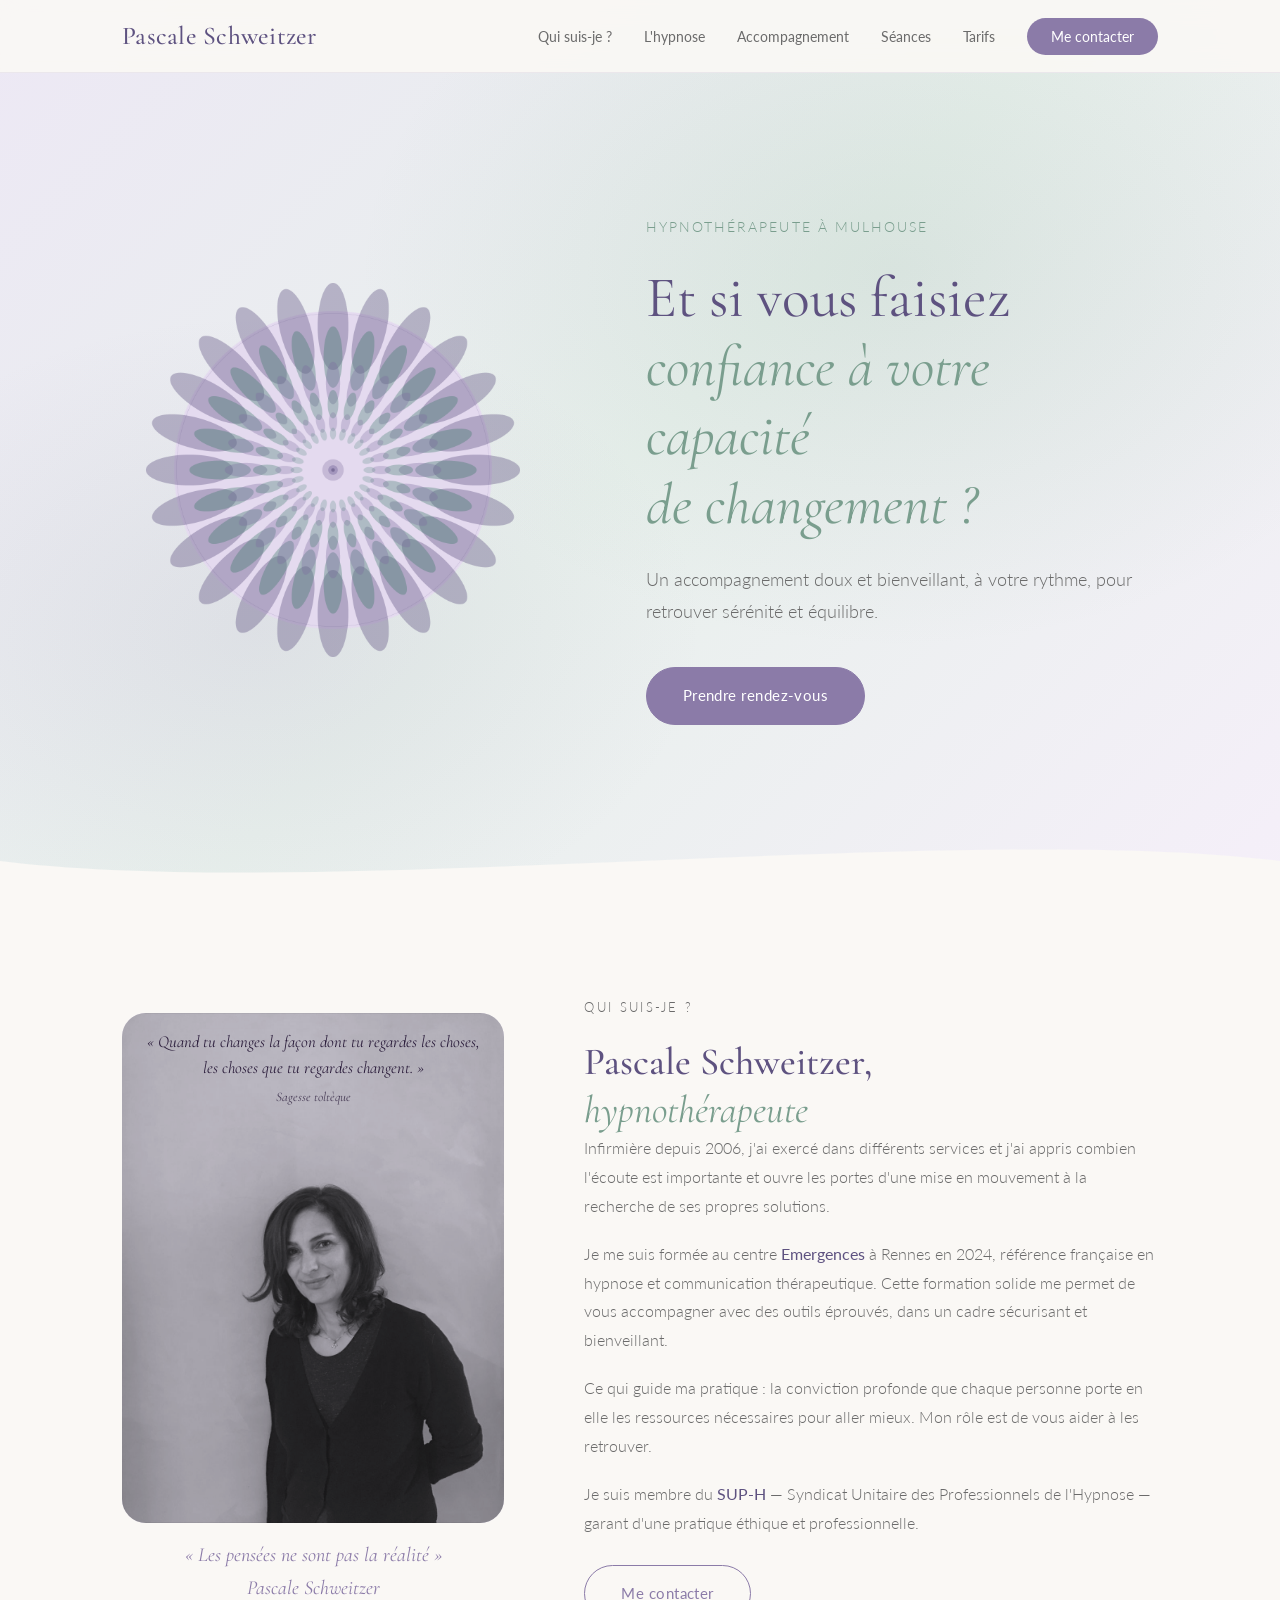
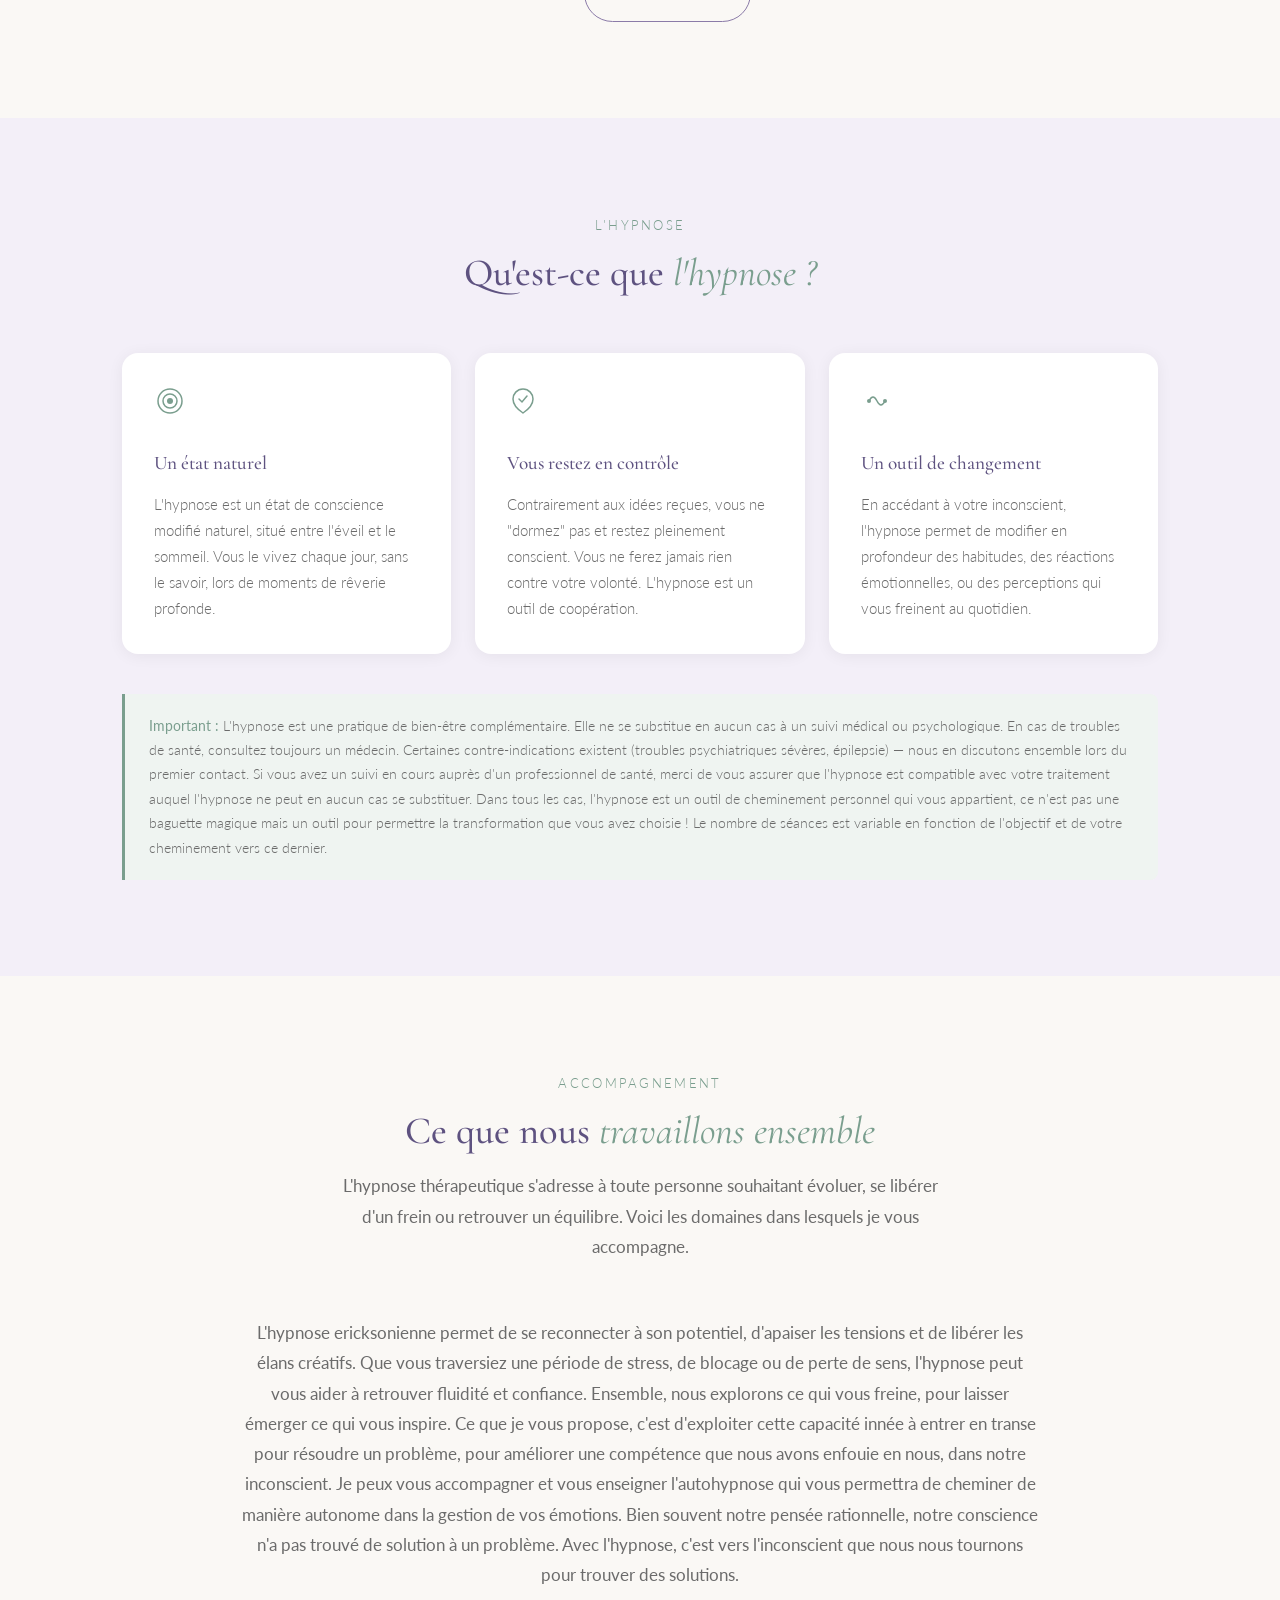
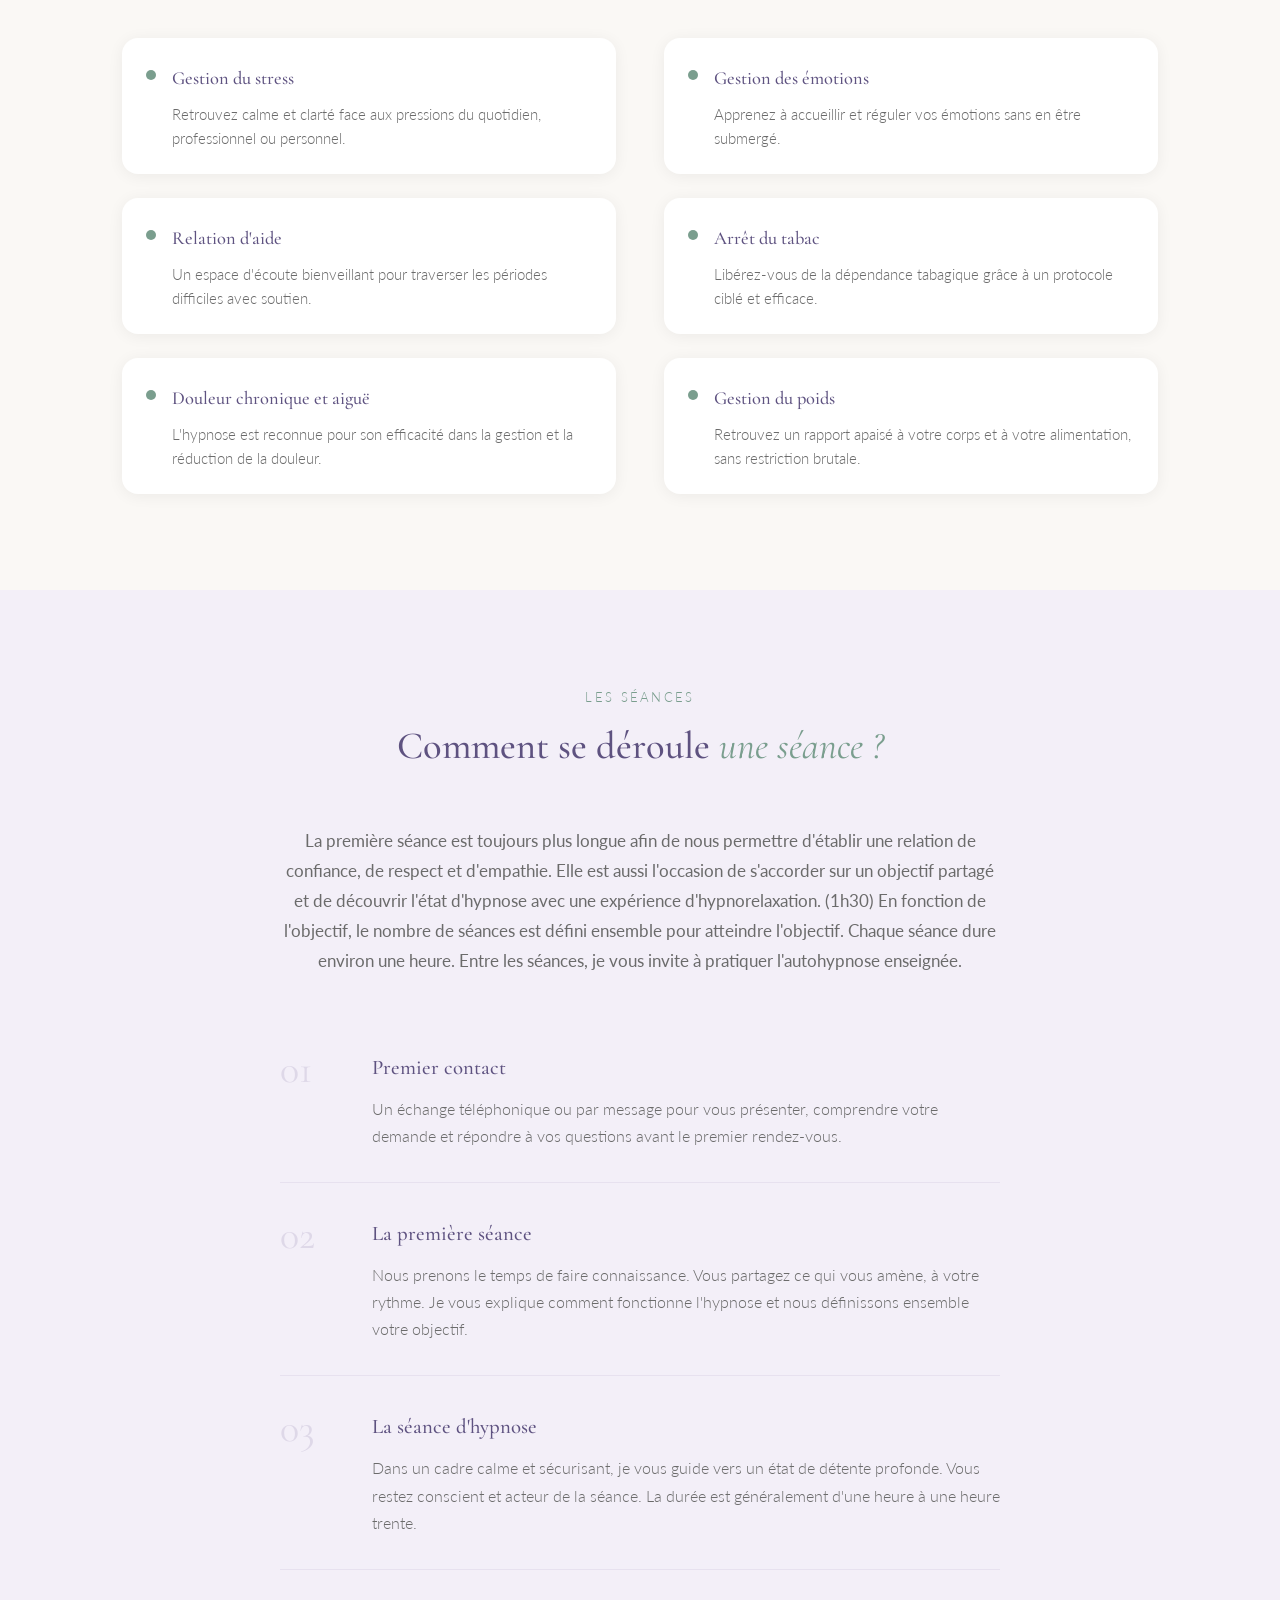
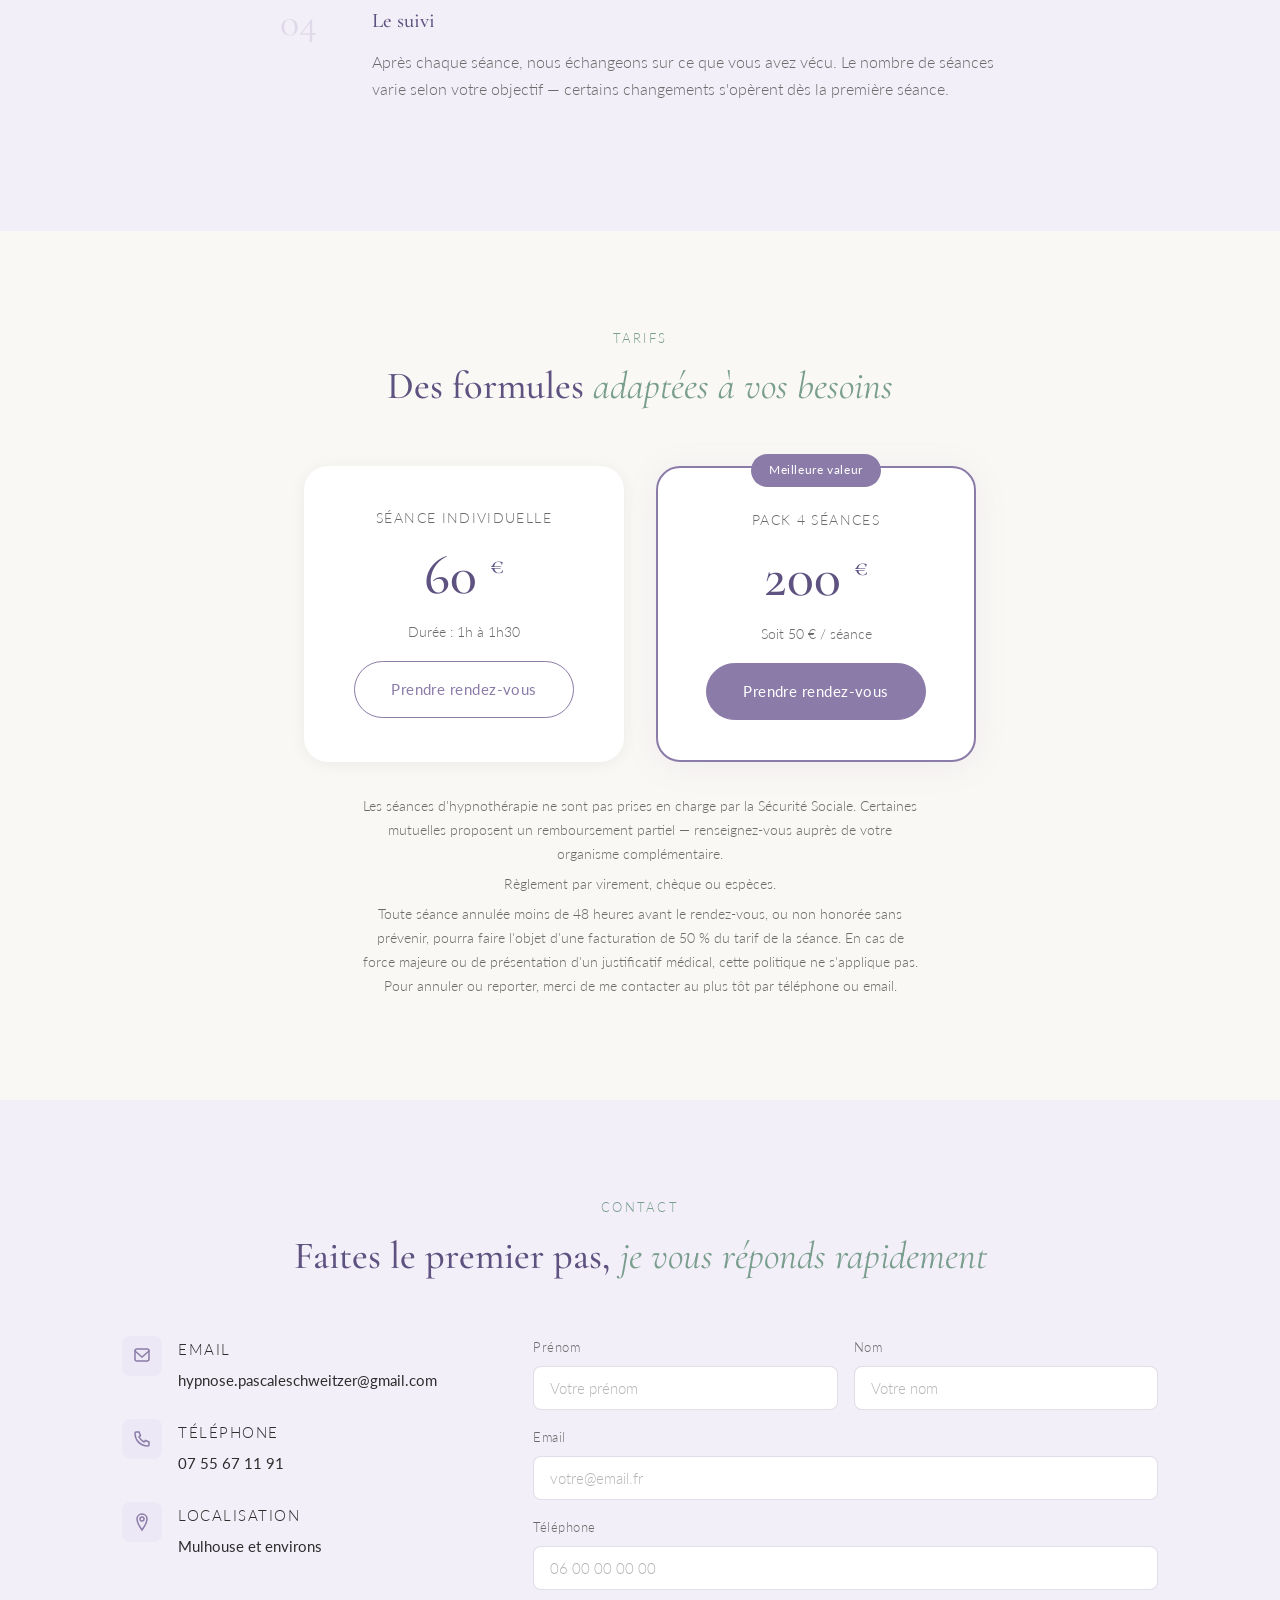
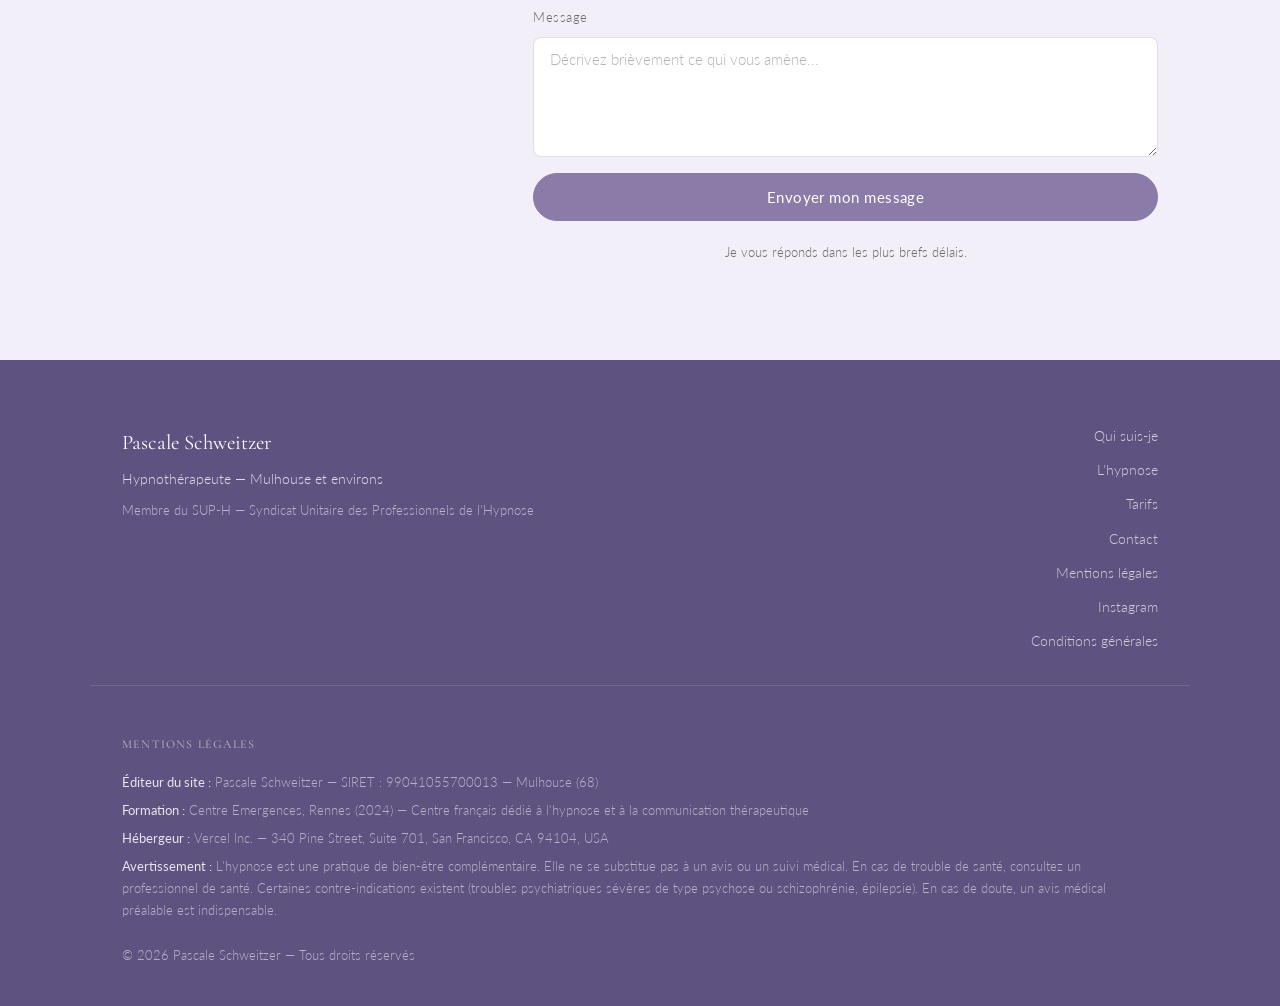
<file: index.html>
<!DOCTYPE html>
<html lang="fr">
<head>
  <meta charset="UTF-8" />
  <meta name="viewport" content="width=device-width, initial-scale=1.0" />
  <title>Pascale Schweitzer — Hypnothérapeute à Mulhouse</title>
  <meta name="description" content="Pascale Schweitzer, hypnothérapeute à Mulhouse. Accompagnement en gestion du stress, des émotions, arrêt du tabac, douleur chronique et gestion du poids. Certifiée Emergences." />
  <meta name="robots" content="index, follow" />
  <meta property="og:title" content="Pascale Schweitzer — Hypnothérapeute à Mulhouse" />
  <meta property="og:description" content="Un accompagnement doux et bienveillant pour retrouver votre équilibre. Hypnothérapeute certifiée à Mulhouse et environs." />
  <meta property="og:type" content="website" />
  <meta property="og:url" content="https://www.schweitzer-hypnose.fr/" />
  <meta property="og:image" content="https://www.schweitzer-hypnose.fr/LOGO-SH.png" />
  <meta property="og:image:alt" content="Logo Pascale Schweitzer Hypnothérapeute" />
  <link rel="preconnect" href="https://fonts.googleapis.com" />
  <link rel="preconnect" href="https://fonts.gstatic.com" crossorigin />
  <link href="https://fonts.googleapis.com/css2?family=Cormorant+Garamond:ital,wght@0,400;0,500;0,600;1,400;1,500&family=Lato:wght@300;400&display=swap" rel="stylesheet" />
  <link rel="icon" type="image/svg+xml" href="assets/favicon.svg" />
  <link rel="canonical" href="https://www.schweitzer-hypnose.fr/" />
  <link rel="stylesheet" href="style.css" />
  <script type="application/ld+json">
  {
    "@context": "https://schema.org",
    "@type": "HealthAndBeautyBusiness",
    "name": "Pascale Schweitzer — Hypnothérapeute",
    "description": "Hypnothérapeute à Mulhouse. Gestion du stress, émotions, arrêt du tabac, douleur chronique, gestion du poids.",
    "url": "https://www.schweitzer-hypnose.fr",
    "telephone": "+33755671191",
    "email": "hypnose.pascaleschweitzer@gmail.com",
    "address": {
      "@type": "PostalAddress",
      "addressLocality": "Mulhouse",
      "addressRegion": "Haut-Rhin",
      "addressCountry": "FR"
    },
    "priceRange": "60€ - 200€",
    "areaServed": "Mulhouse et environs"
  }
  </script>
</head>
<body>

  <!-- NAVIGATION -->
  <header class="header" id="top">
    <nav class="nav container">
      <a href="#top" class="nav-logo">Pascale Schweitzer</a>
      <button class="nav-burger" id="burger" aria-label="Ouvrir le menu" aria-expanded="false">
        <span></span><span></span><span></span>
      </button>
      <ul class="nav-links" id="nav-links">
        <li><a href="#qui-suis-je">Qui suis-je ?</a></li>
        <li><a href="#hypnose">L'hypnose</a></li>
        <li><a href="#accompagnement">Accompagnement</a></li>
        <li><a href="#deroulement">Séances</a></li>
        <li><a href="#tarifs">Tarifs</a></li>
        <li><a href="#contact" class="nav-cta">Me contacter</a></li>
      </ul>
    </nav>
  </header>

  <main>

    <!-- HERO -->
    <section class="hero" id="hero">
      <div class="hero-bg"></div>
      <div class="container hero-inner">
        <div class="hero-logo-col">
          <img src="LOGO-SH.png" alt="Logo Pascale Schweitzer Hypnothérapeute" class="hero-logo" />
        </div>
        <div class="hero-content">
          <p class="hero-eyebrow">Hypnothérapeute à Mulhouse</p>
          <h1 class="hero-title">Et si vous faisiez<br /><em>confiance à votre capacité<br />de changement ?</em></h1>
          <p class="hero-subtitle">Un accompagnement doux et bienveillant, à votre rythme, pour retrouver sérénité et équilibre.</p>
          <a href="#contact" class="btn btn-primary">Prendre rendez-vous</a>
        </div>
      </div>
      <div class="hero-wave">
        <svg viewBox="0 0 1440 80" preserveAspectRatio="none" xmlns="http://www.w3.org/2000/svg">
          <path d="M0,40 C360,80 1080,0 1440,40 L1440,80 L0,80 Z" fill="#FAF8F5"/>
        </svg>
      </div>
    </section>

    <!-- QUI SUIS-JE -->
    <section class="section" id="qui-suis-je">
      <div class="container section-two-col">
        <div class="col-image">
          <div class="photo-frame">
            <img src="assets/img-cleo.jpeg" alt="Pascale Schweitzer, hypnothérapeute à Mulhouse" onerror="this.parentElement.classList.add('photo-placeholder')" />
            <div class="photo-overlay"></div>
            <div class="photo-placeholder-text">Photo de Pascale<br/>à venir</div>
            <div class="photo-quote-overlay">
              <p>« Quand tu changes la façon dont tu regardes les choses, les choses que tu regardes changent. »</p>
              <p class="photo-quote-source">Sagesse toltèque</p>
            </div>
          </div>
          <p class="photo-caption-below">« Les pensées ne sont pas la réalité »<br/><em>Pascale Schweitzer</em></p>
        </div>
        <div class="col-text">
          <p class="section-eyebrow">Qui suis-je ?</p>
          <h2 class="section-title">Pascale Schweitzer,<br /><em>hypnothérapeute</em></h2>
          <p>Infirmière depuis 2006, j'ai exercé dans différents services et j'ai appris combien l'écoute est importante et ouvre les portes d'une mise en mouvement à la recherche de ses propres solutions.</p>
          <p>Je me suis formée au centre <strong>Emergences</strong> à Rennes en 2024, référence française en hypnose et communication thérapeutique. Cette formation solide me permet de vous accompagner avec des outils éprouvés, dans un cadre sécurisant et bienveillant.</p>
          <p>Ce qui guide ma pratique : la conviction profonde que chaque personne porte en elle les ressources nécessaires pour aller mieux. Mon rôle est de vous aider à les retrouver.</p>
          <p>Je suis membre du <strong>SUP-H</strong> — Syndicat Unitaire des Professionnels de l'Hypnose — garant d'une pratique éthique et professionnelle.</p>
          <a href="#contact" class="btn btn-outline">Me contacter</a>
        </div>
      </div>
    </section>

    <!-- L'HYPNOSE -->
    <section class="section section-alt" id="hypnose">
      <div class="container">
        <div class="section-header centered">
          <p class="section-eyebrow">L'hypnose</p>
          <h2 class="section-title">Qu'est-ce que <em>l'hypnose ?</em></h2>
        </div>
        <div class="hypnose-grid">
          <div class="hypnose-card">
            <div class="hypnose-icon">
              <svg width="32" height="32" viewBox="0 0 32 32" fill="none" xmlns="http://www.w3.org/2000/svg">
                <circle cx="16" cy="16" r="12" stroke="currentColor" stroke-width="1.5"/>
                <circle cx="16" cy="16" r="7" stroke="currentColor" stroke-width="1.5"/>
                <circle cx="16" cy="16" r="3" fill="currentColor"/>
              </svg>
            </div>
            <h3>Un état naturel</h3>
            <p>L'hypnose est un état de conscience modifié naturel, situé entre l'éveil et le sommeil. Vous le vivez chaque jour, sans le savoir, lors de moments de rêverie profonde.</p>
          </div>
          <div class="hypnose-card">
            <div class="hypnose-icon">
              <svg width="32" height="32" viewBox="0 0 32 32" fill="none" xmlns="http://www.w3.org/2000/svg">
                <path d="M16 4 C10 4 6 9 6 14 C6 20 10 24 16 28 C22 24 26 20 26 14 C26 9 22 4 16 4Z" stroke="currentColor" stroke-width="1.5"/>
                <path d="M12 14 L15 17 L20 11" stroke="currentColor" stroke-width="1.5" stroke-linecap="round"/>
              </svg>
            </div>
            <h3>Vous restez en contrôle</h3>
            <p>Contrairement aux idées reçues, vous ne "dormez" pas et restez pleinement conscient. Vous ne ferez jamais rien contre votre volonté. L'hypnose est un outil de coopération.</p>
          </div>
          <div class="hypnose-card">
            <div class="hypnose-icon">
              <svg width="32" height="32" viewBox="0 0 32 32" fill="none" xmlns="http://www.w3.org/2000/svg">
                <path d="M8 16 Q12 8 16 16 Q20 24 24 16" stroke="currentColor" stroke-width="1.5" stroke-linecap="round"/>
                <circle cx="8" cy="16" r="2" fill="currentColor"/>
                <circle cx="24" cy="16" r="2" fill="currentColor"/>
              </svg>
            </div>
            <h3>Un outil de changement</h3>
            <p>En accédant à votre inconscient, l'hypnose permet de modifier en profondeur des habitudes, des réactions émotionnelles, ou des perceptions qui vous freinent au quotidien.</p>
          </div>
        </div>
        <div class="disclaimer">
          <p><strong>Important :</strong> L'hypnose est une pratique de bien-être complémentaire. Elle ne se substitue en aucun cas à un suivi médical ou psychologique. En cas de troubles de santé, consultez toujours un médecin. Certaines contre-indications existent (troubles psychiatriques sévères, épilepsie) — nous en discutons ensemble lors du premier contact. Si vous avez un suivi en cours auprès d'un professionnel de santé, merci de vous assurer que l'hypnose est compatible avec votre traitement auquel l'hypnose ne peut en aucun cas se substituer. Dans tous les cas, l'hypnose est un outil de cheminement personnel qui vous appartient, ce n'est pas une baguette magique mais un outil pour permettre la transformation que vous avez choisie&nbsp;! Le nombre de séances est variable en fonction de l'objectif et de votre cheminement vers ce dernier.</p>
        </div>
      </div>
    </section>

    <!-- ACCOMPAGNEMENT -->
    <section class="section" id="accompagnement">
      <div class="container">
        <div class="section-header centered">
          <p class="section-eyebrow">Accompagnement</p>
          <h2 class="section-title">Ce que nous <em>travaillons ensemble</em></h2>
          <p class="section-intro">L'hypnose thérapeutique s'adresse à toute personne souhaitant évoluer, se libérer d'un frein ou retrouver un équilibre. Voici les domaines dans lesquels je vous accompagne.</p>
        </div>
        <div class="accompagnement-intro">
          <p>L'hypnose ericksonienne permet de se reconnecter à son potentiel, d'apaiser les tensions et de libérer les élans créatifs. Que vous traversiez une période de stress, de blocage ou de perte de sens, l'hypnose peut vous aider à retrouver fluidité et confiance. Ensemble, nous explorons ce qui vous freine, pour laisser émerger ce qui vous inspire. Ce que je vous propose, c'est d'exploiter cette capacité innée à entrer en transe pour résoudre un problème, pour améliorer une compétence que nous avons enfouie en nous, dans notre inconscient. Je peux vous accompagner et vous enseigner l'autohypnose qui vous permettra de cheminer de manière autonome dans la gestion de vos émotions. Bien souvent notre pensée rationnelle, notre conscience n'a pas trouvé de solution à un problème. Avec l'hypnose, c'est vers l'inconscient que nous nous tournons pour trouver des solutions.</p>
        </div>
        <div class="accompagnement-grid">
          <div class="accompagnement-item">
            <div class="item-dot"></div>
            <div>
              <h3>Gestion du stress</h3>
              <p>Retrouvez calme et clarté face aux pressions du quotidien, professionnel ou personnel.</p>
            </div>
          </div>
          <div class="accompagnement-item">
            <div class="item-dot"></div>
            <div>
              <h3>Gestion des émotions</h3>
              <p>Apprenez à accueillir et réguler vos émotions sans en être submergé.</p>
            </div>
          </div>
          <div class="accompagnement-item">
            <div class="item-dot"></div>
            <div>
              <h3>Relation d'aide</h3>
              <p>Un espace d'écoute bienveillant pour traverser les périodes difficiles avec soutien.</p>
            </div>
          </div>
          <div class="accompagnement-item">
            <div class="item-dot"></div>
            <div>
              <h3>Arrêt du tabac</h3>
              <p>Libérez-vous de la dépendance tabagique grâce à un protocole ciblé et efficace.</p>
            </div>
          </div>
          <div class="accompagnement-item">
            <div class="item-dot"></div>
            <div>
              <h3>Douleur chronique et aiguë</h3>
              <p>L'hypnose est reconnue pour son efficacité dans la gestion et la réduction de la douleur.</p>
            </div>
          </div>
          <div class="accompagnement-item">
            <div class="item-dot"></div>
            <div>
              <h3>Gestion du poids</h3>
              <p>Retrouvez un rapport apaisé à votre corps et à votre alimentation, sans restriction brutale.</p>
            </div>
          </div>
        </div>
      </div>
    </section>

    <!-- DÉROULEMENT -->
    <section class="section section-alt" id="deroulement">
      <div class="container">
        <div class="section-header centered">
          <p class="section-eyebrow">Les séances</p>
          <h2 class="section-title">Comment se déroule <em>une séance ?</em></h2>
        </div>
        <div class="deroulement-intro">
          <p>La première séance est toujours plus longue afin de nous permettre d'établir une relation de confiance, de respect et d'empathie. Elle est aussi l'occasion de s'accorder sur un objectif partagé et de découvrir l'état d'hypnose avec une expérience d'hypnorelaxation. (1h30) En fonction de l'objectif, le nombre de séances est défini ensemble pour atteindre l'objectif. Chaque séance dure environ une heure. Entre les séances, je vous invite à pratiquer l'autohypnose enseignée.</p>
        </div>
        <div class="deroulement-steps">
          <div class="step">
            <div class="step-number">01</div>
            <div class="step-content">
              <h3>Premier contact</h3>
              <p>Un échange téléphonique ou par message pour vous présenter, comprendre votre demande et répondre à vos questions avant le premier rendez-vous.</p>
            </div>
          </div>
          <div class="step">
            <div class="step-number">02</div>
            <div class="step-content">
              <h3>La première séance</h3>
              <p>Nous prenons le temps de faire connaissance. Vous partagez ce qui vous amène, à votre rythme. Je vous explique comment fonctionne l'hypnose et nous définissons ensemble votre objectif.</p>
            </div>
          </div>
          <div class="step">
            <div class="step-number">03</div>
            <div class="step-content">
              <h3>La séance d'hypnose</h3>
              <p>Dans un cadre calme et sécurisant, je vous guide vers un état de détente profonde. Vous restez conscient et acteur de la séance. La durée est généralement d'une heure à une heure trente.</p>
            </div>
          </div>
          <div class="step">
            <div class="step-number">04</div>
            <div class="step-content">
              <h3>Le suivi</h3>
              <p>Après chaque séance, nous échangeons sur ce que vous avez vécu. Le nombre de séances varie selon votre objectif — certains changements s'opèrent dès la première séance.</p>
            </div>
          </div>
        </div>
      </div>
    </section>

    <!-- TARIFS -->
    <section class="section" id="tarifs">
      <div class="container">
        <div class="section-header centered">
          <p class="section-eyebrow">Tarifs</p>
          <h2 class="section-title">Des formules <em>adaptées à vos besoins</em></h2>
        </div>
        <div class="tarifs-grid">
          <div class="tarif-card">
            <div class="tarif-label">Séance individuelle</div>
            <div class="tarif-price">60 <span>€</span></div>
            <div class="tarif-detail">Durée : 1h à 1h30</div>
            <a href="#contact" class="btn btn-outline">Prendre rendez-vous</a>
          </div>
          <div class="tarif-card tarif-card-featured">
            <div class="tarif-badge">Meilleure valeur</div>
            <div class="tarif-label">Pack 4 séances</div>
            <div class="tarif-price">200 <span>€</span></div>
            <div class="tarif-detail">Soit 50 € / séance</div>
            <a href="#contact" class="btn btn-primary">Prendre rendez-vous</a>
          </div>
        </div>
        <div class="tarifs-note">
          <p>Les séances d'hypnothérapie ne sont pas prises en charge par la Sécurité Sociale. Certaines mutuelles proposent un remboursement partiel — renseignez-vous auprès de votre organisme complémentaire.</p>
          <p>Règlement par virement, chèque ou espèces.</p>
          <p>Toute séance annulée moins de 48 heures avant le rendez-vous, ou non honorée sans prévenir, pourra faire l'objet d'une facturation de 50 % du tarif de la séance. En cas de force majeure ou de présentation d'un justificatif médical, cette politique ne s'applique pas. Pour annuler ou reporter, merci de me contacter au plus tôt par téléphone ou email.</p>
        </div>
      </div>
    </section>

    <!-- CONTACT -->
    <section class="section section-alt" id="contact">
      <div class="container">
        <div class="section-header centered">
          <p class="section-eyebrow">Contact</p>
          <h2 class="section-title">Faites le premier pas, <em>je vous réponds rapidement</em></h2>
        </div>
        <div class="contact-grid">
          <div class="contact-info">
            <div class="contact-item">
              <div class="contact-icon">
                <svg width="20" height="20" viewBox="0 0 20 20" fill="none" xmlns="http://www.w3.org/2000/svg">
                  <path d="M3 5a2 2 0 012-2h10a2 2 0 012 2v8a2 2 0 01-2 2H5a2 2 0 01-2-2V5z" stroke="currentColor" stroke-width="1.5"/>
                  <path d="M3 5l7 6 7-6" stroke="currentColor" stroke-width="1.5" stroke-linecap="round"/>
                </svg>
              </div>
              <div>
                <p class="contact-label">Email</p>
                <a href="mailto:hypnose.pascaleschweitzer@gmail.com">hypnose.pascaleschweitzer@gmail.com</a>
              </div>
            </div>
            <div class="contact-item">
              <div class="contact-icon">
                <svg width="20" height="20" viewBox="0 0 20 20" fill="none" xmlns="http://www.w3.org/2000/svg">
                  <path d="M3 4a1 1 0 011-1h3l1.5 3.5L7 8a12 12 0 005 5l1.5-1.5L17 13v3a1 1 0 01-1 1C8 17 3 11 3 4z" stroke="currentColor" stroke-width="1.5" stroke-linecap="round"/>
                </svg>
              </div>
              <div>
                <p class="contact-label">Téléphone</p>
                <a href="tel:+33755671191">07 55 67 11 91</a>
              </div>
            </div>
            <div class="contact-item">
              <div class="contact-icon">
                <svg width="20" height="20" viewBox="0 0 20 20" fill="none" xmlns="http://www.w3.org/2000/svg">
                  <path d="M10 2C7.2 2 5 4.2 5 7c0 4 5 11 5 11s5-7 5-11c0-2.8-2.2-5-5-5z" stroke="currentColor" stroke-width="1.5"/>
                  <circle cx="10" cy="7" r="2" stroke="currentColor" stroke-width="1.5"/>
                </svg>
              </div>
              <div>
                <p class="contact-label">Localisation</p>
                <p>Mulhouse et environs</p>
              </div>
            </div>
          </div>
          <form class="contact-form" action="https://formspree.io/f/xaqkwlgq" method="POST">
            <div class="form-row">
              <div class="form-group">
                <label for="prenom">Prénom</label>
                <input type="text" id="prenom" name="prenom" required placeholder="Votre prénom" />
              </div>
              <div class="form-group">
                <label for="nom">Nom</label>
                <input type="text" id="nom" name="nom" required placeholder="Votre nom" />
              </div>
            </div>
            <div class="form-group">
              <label for="email">Email</label>
              <input type="email" id="email" name="email" required placeholder="votre@email.fr" />
            </div>
            <div class="form-group">
              <label for="telephone">Téléphone</label>
              <input type="tel" id="telephone" name="telephone" placeholder="06 00 00 00 00" />
            </div>
            <div class="form-group">
              <label for="message">Message</label>
              <textarea id="message" name="message" rows="5" required placeholder="Décrivez brièvement ce qui vous amène..."></textarea>
            </div>
            <button type="submit" class="btn btn-primary btn-full">Envoyer mon message</button>
            <p class="form-note">Je vous réponds dans les plus brefs délais.</p>
          </form>
        </div>
      </div>
    </section>

  </main>

  <!-- FOOTER -->
  <footer class="footer">
    <div class="container footer-content">
      <div class="footer-brand">
        <p class="footer-name">Pascale Schweitzer</p>
        <p class="footer-title">Hypnothérapeute — Mulhouse et environs</p>
        <p class="footer-syndicat">Membre du SUP-H — Syndicat Unitaire des Professionnels de l'Hypnose</p>
      </div>
      <div class="footer-links">
        <a href="#qui-suis-je">Qui suis-je</a>
        <a href="#hypnose">L'hypnose</a>
        <a href="#tarifs">Tarifs</a>
        <a href="#contact">Contact</a>
        <a href="#mentions-legales">Mentions légales</a>
        <a href="https://www.instagram.com/schweitzer.hypnose/" target="_blank" rel="noopener">Instagram</a>
        <a href="cgv.html">Conditions générales</a>
      </div>
    </div>
    <div class="container mentions-legales" id="mentions-legales">
      <h4>Mentions légales</h4>
      <p><strong>Éditeur du site :</strong> Pascale Schweitzer — SIRET : 99041055700013 — Mulhouse (68)</p>
      <p><strong>Formation :</strong> Centre Emergences, Rennes (2024) — Centre français dédié à l'hypnose et à la communication thérapeutique</p>
      <p><strong>Hébergeur :</strong> Vercel Inc. — 340 Pine Street, Suite 701, San Francisco, CA 94104, USA</p>
      <p><strong>Avertissement :</strong> L'hypnose est une pratique de bien-être complémentaire. Elle ne se substitue pas à un avis ou un suivi médical. En cas de trouble de santé, consultez un professionnel de santé. Certaines contre-indications existent (troubles psychiatriques sévères de type psychose ou schizophrénie, épilepsie). En cas de doute, un avis médical préalable est indispensable.</p>
      <p class="footer-copy">© 2026 Pascale Schweitzer — Tous droits réservés</p>
    </div>
  </footer>

  <script src="script.js"></script>
</body>
</html>
</file>
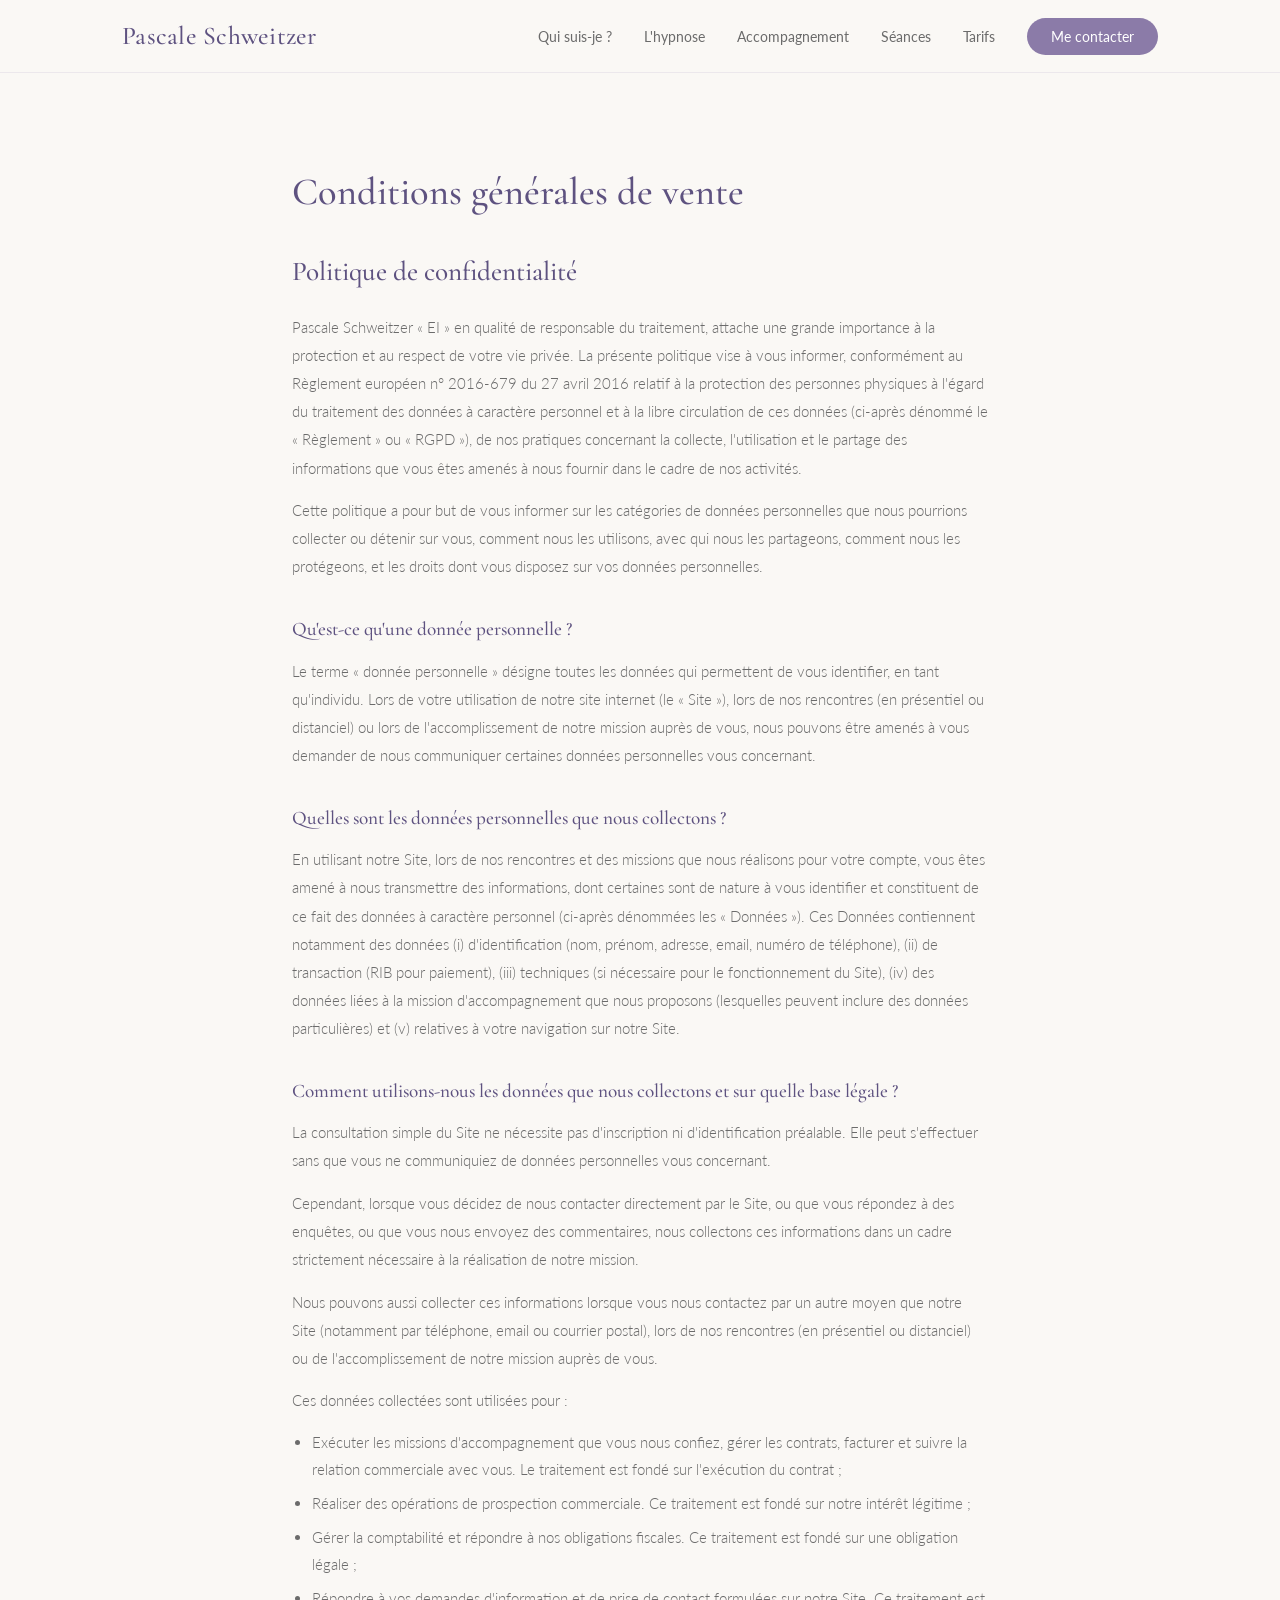
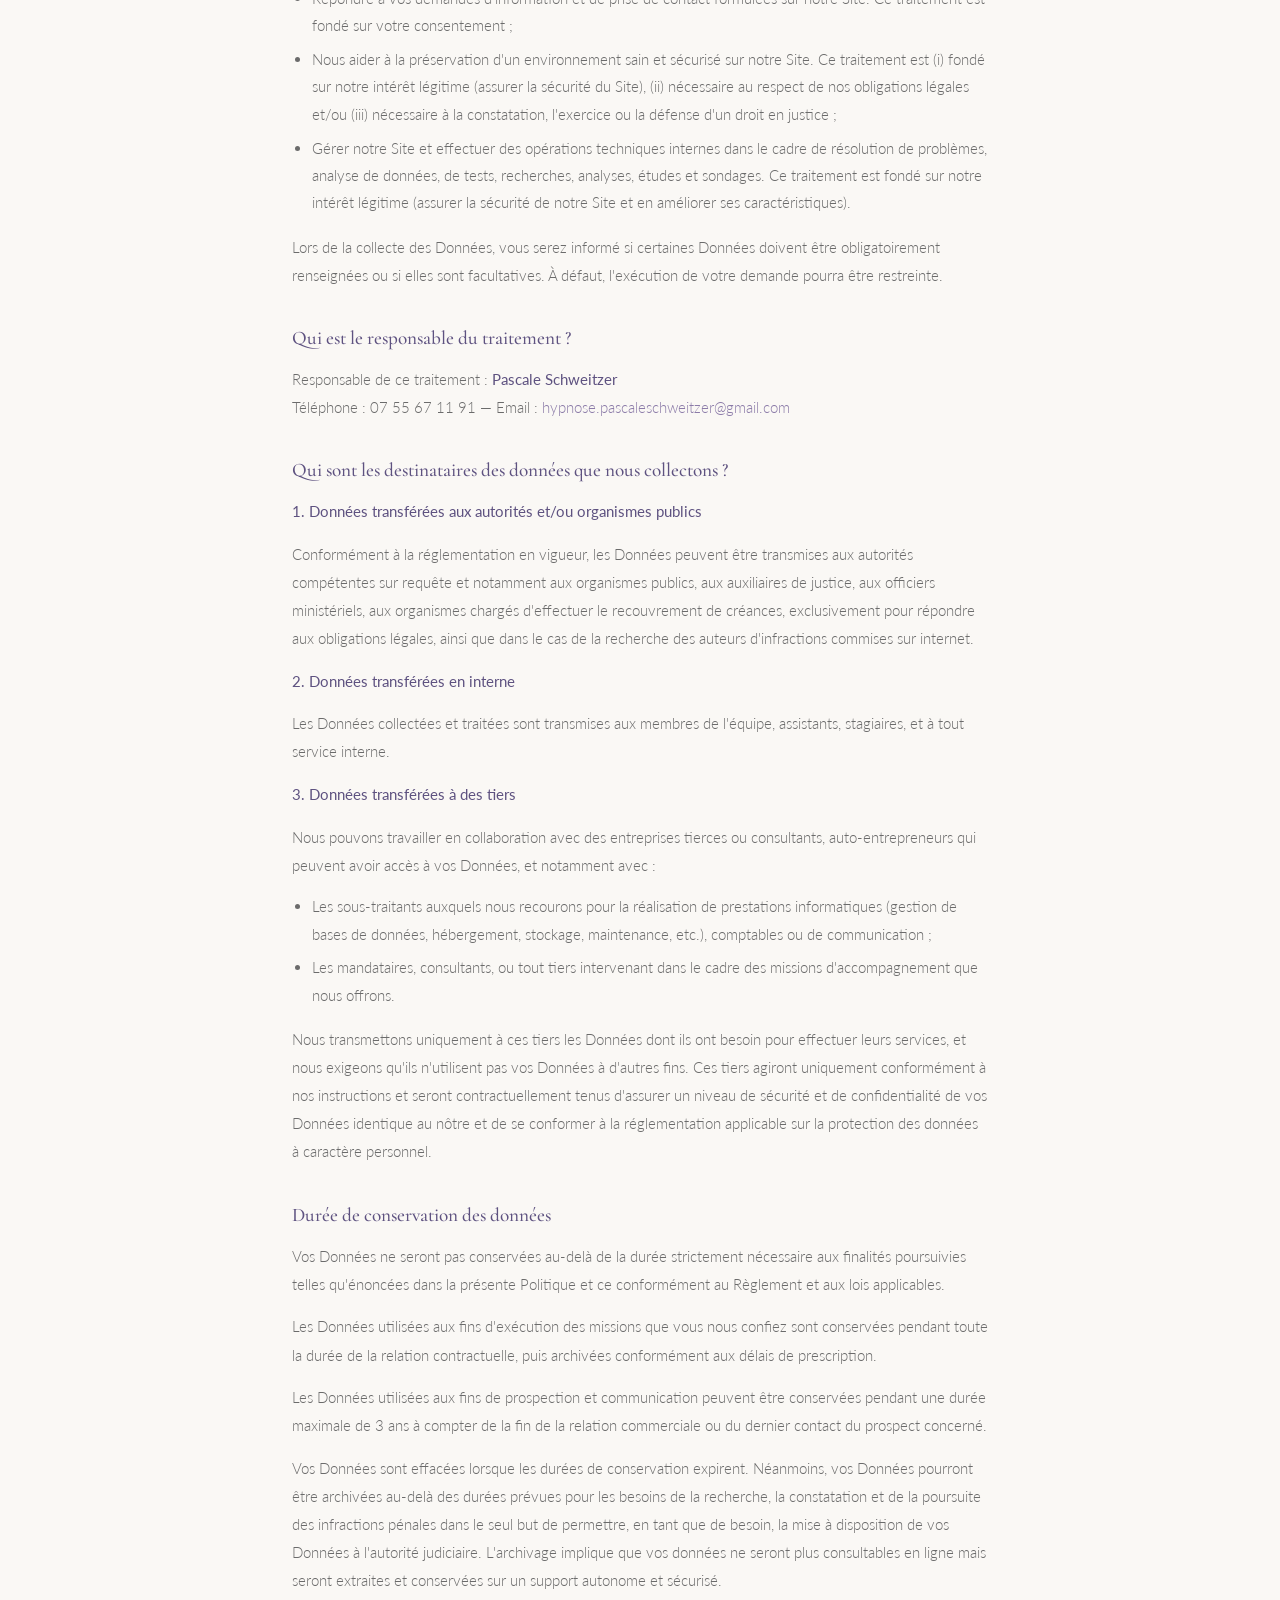
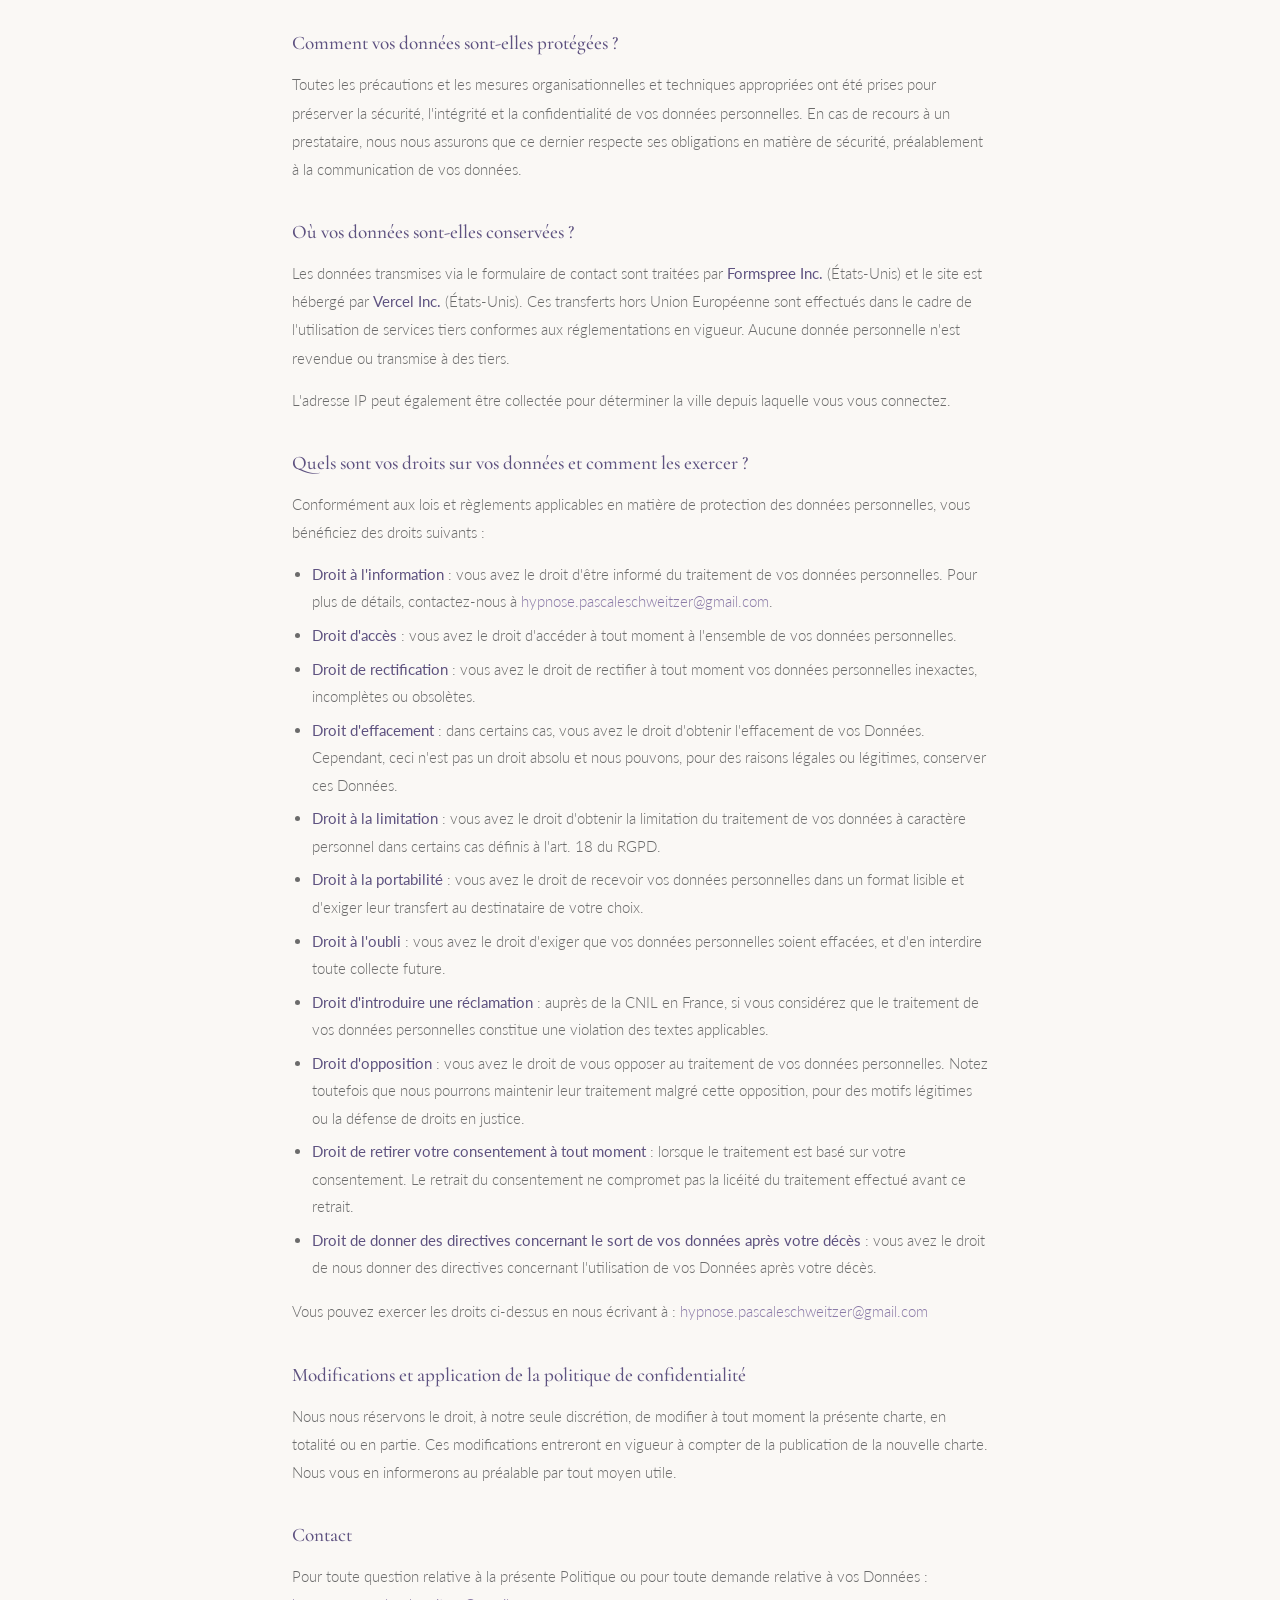
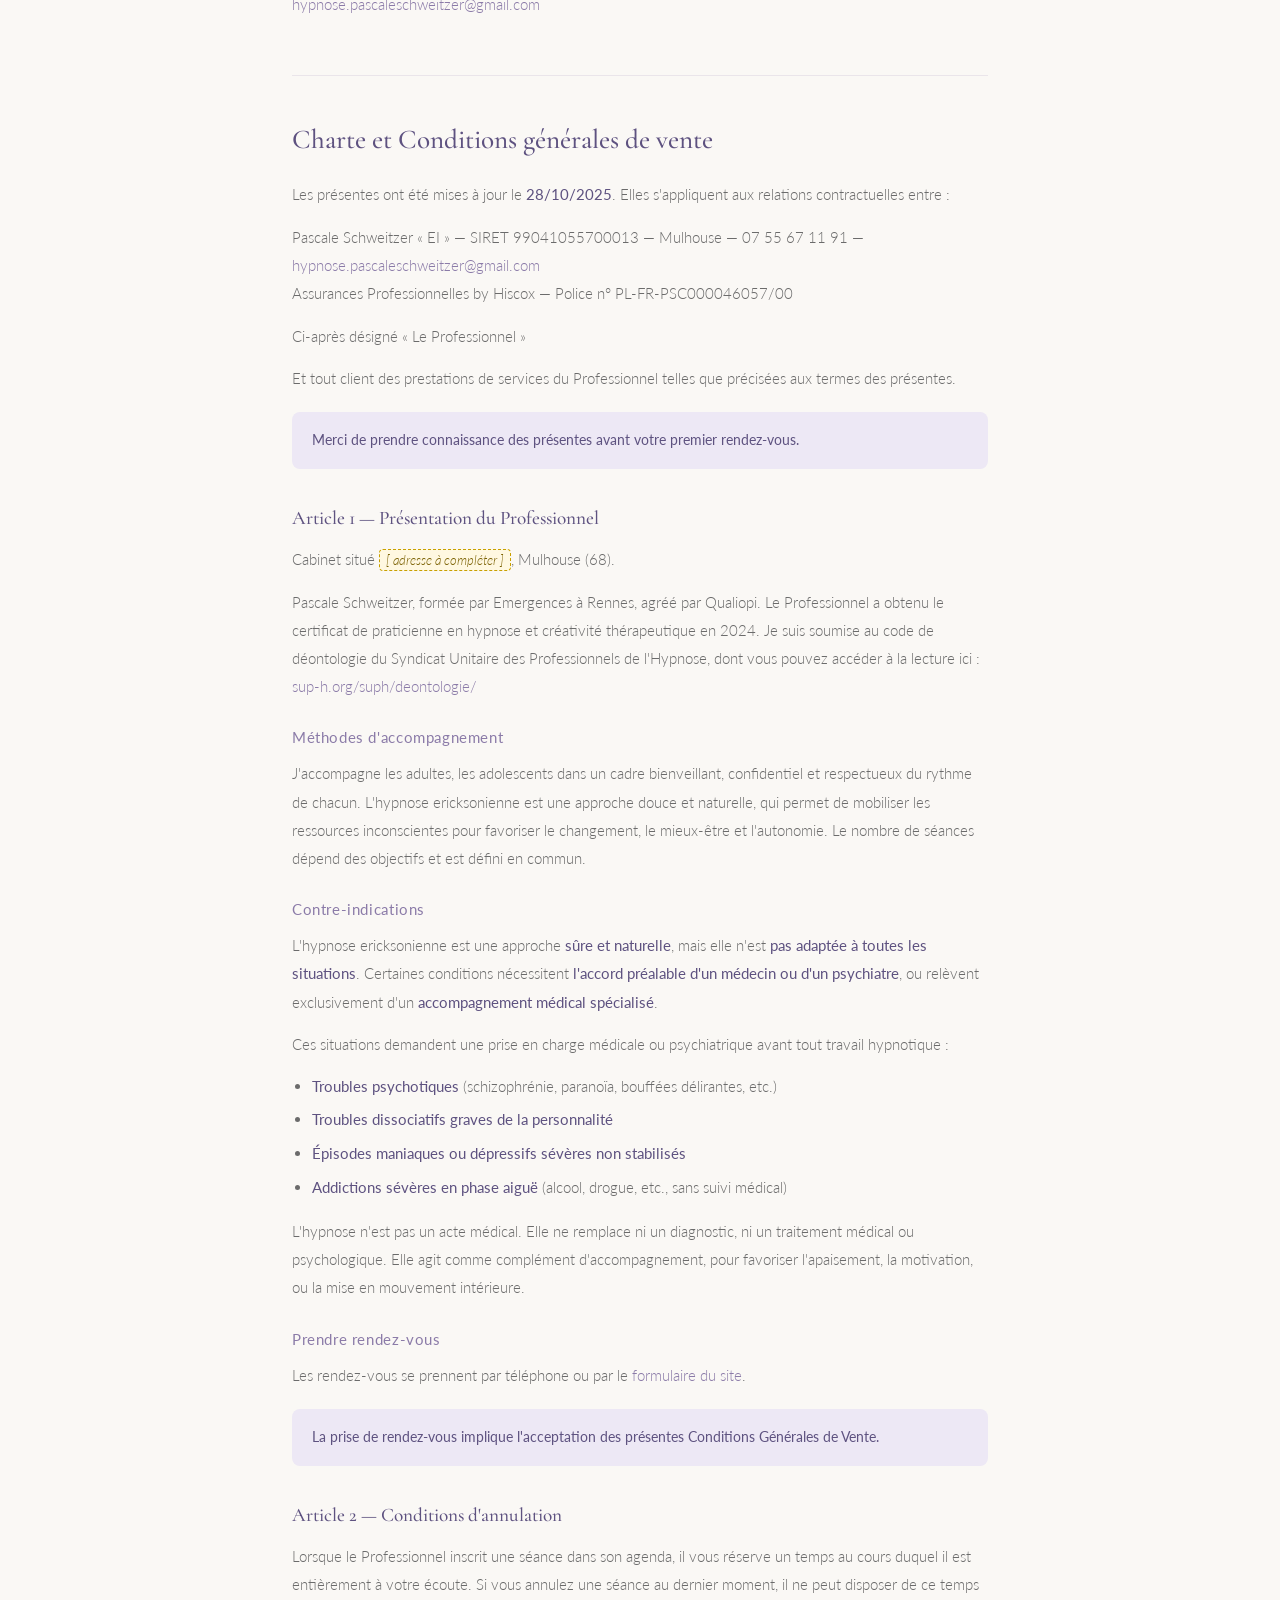
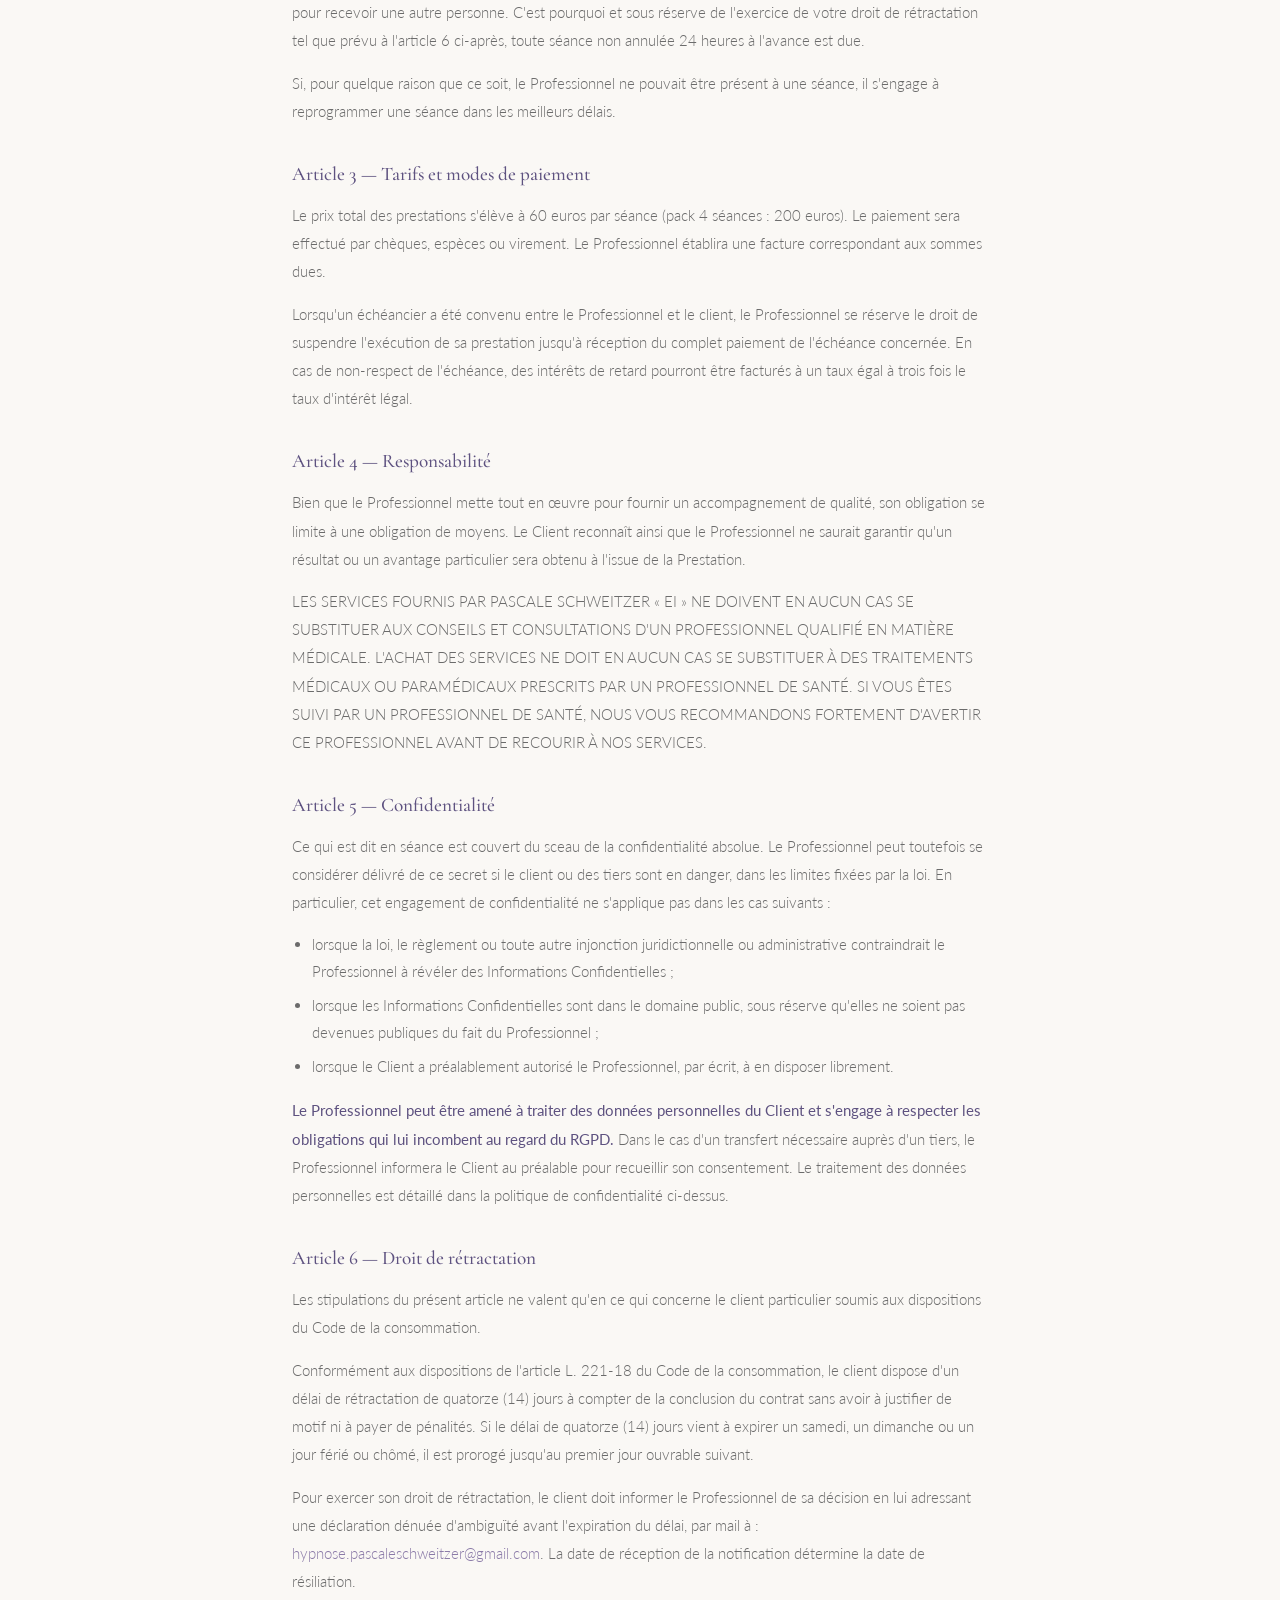
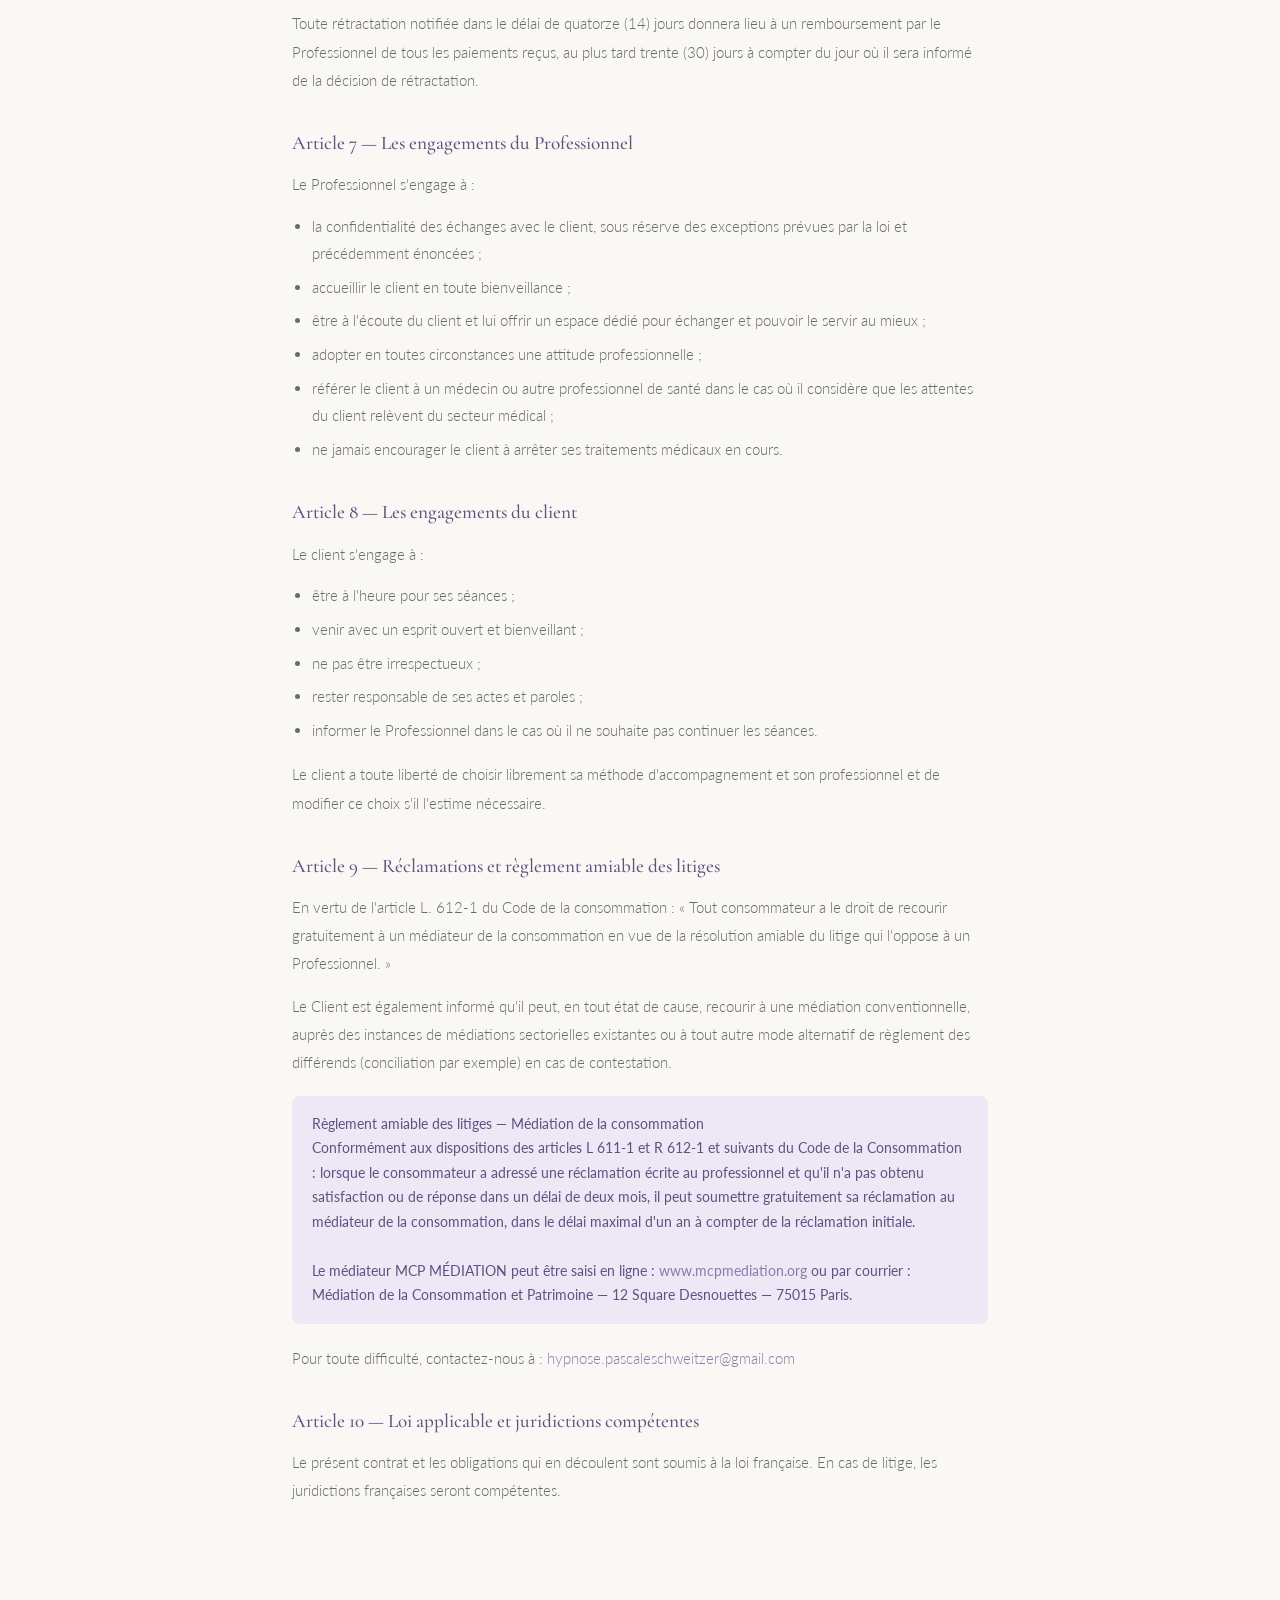
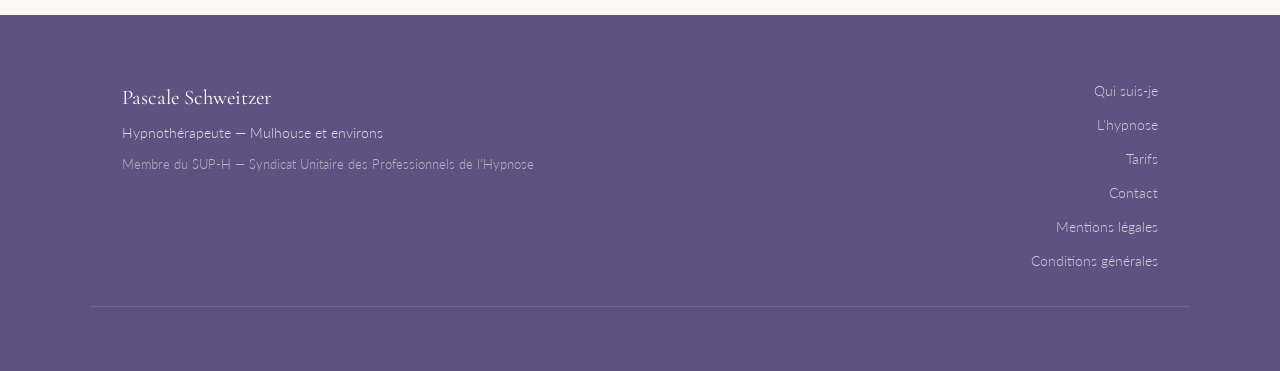
<file: cgv.html>
<!DOCTYPE html>
<html lang="fr">
<head>
  <meta charset="UTF-8" />
  <meta name="viewport" content="width=device-width, initial-scale=1.0" />
  <title>Conditions générales de vente — Pascale Schweitzer</title>
  <meta name="robots" content="noindex, follow" />
  <link rel="preconnect" href="https://fonts.googleapis.com" />
  <link rel="preconnect" href="https://fonts.gstatic.com" crossorigin />
  <link href="https://fonts.googleapis.com/css2?family=Cormorant+Garamond:ital,wght@0,400;0,500;0,600;1,400;1,500&family=Lato:wght@300;400&display=swap" rel="stylesheet" />
  <link rel="icon" type="image/svg+xml" href="assets/favicon.svg" />
  <link rel="stylesheet" href="style.css" />
</head>
<body>

  <header class="header" id="top">
    <nav class="nav container">
      <a href="index.html" class="nav-logo">Pascale Schweitzer</a>
      <ul class="nav-links" id="nav-links">
        <li><a href="index.html#qui-suis-je">Qui suis-je ?</a></li>
        <li><a href="index.html#hypnose">L'hypnose</a></li>
        <li><a href="index.html#accompagnement">Accompagnement</a></li>
        <li><a href="index.html#deroulement">Séances</a></li>
        <li><a href="index.html#tarifs">Tarifs</a></li>
        <li><a href="index.html#contact" class="nav-cta">Me contacter</a></li>
      </ul>
    </nav>
  </header>

  <main>
    <section class="section" style="padding-top: calc(6rem + 72px);">
      <div class="container" style="max-width: 760px;">
        <h1 class="section-title" style="margin-bottom: 2rem;">Conditions générales de vente</h1>
        <div class="cgv-content">

          <h2>Politique de confidentialité</h2>

          <p>Pascale Schweitzer « EI » en qualité de responsable du traitement, attache une grande importance à la protection et au respect de votre vie privée. La présente politique vise à vous informer, conformément au Règlement européen n° 2016-679 du 27 avril 2016 relatif à la protection des personnes physiques à l'égard du traitement des données à caractère personnel et à la libre circulation de ces données (ci-après dénommé le « Règlement » ou « RGPD »), de nos pratiques concernant la collecte, l'utilisation et le partage des informations que vous êtes amenés à nous fournir dans le cadre de nos activités.</p>
          <p>Cette politique a pour but de vous informer sur les catégories de données personnelles que nous pourrions collecter ou détenir sur vous, comment nous les utilisons, avec qui nous les partageons, comment nous les protégeons, et les droits dont vous disposez sur vos données personnelles.</p>

          <h3>Qu'est-ce qu'une donnée personnelle ?</h3>
          <p>Le terme « donnée personnelle » désigne toutes les données qui permettent de vous identifier, en tant qu'individu. Lors de votre utilisation de notre site internet (le « Site »), lors de nos rencontres (en présentiel ou distanciel) ou lors de l'accomplissement de notre mission auprès de vous, nous pouvons être amenés à vous demander de nous communiquer certaines données personnelles vous concernant.</p>

          <h3>Quelles sont les données personnelles que nous collectons ?</h3>
          <p>En utilisant notre Site, lors de nos rencontres et des missions que nous réalisons pour votre compte, vous êtes amené à nous transmettre des informations, dont certaines sont de nature à vous identifier et constituent de ce fait des données à caractère personnel (ci-après dénommées les « Données »). Ces Données contiennent notamment des données (i) d'identification (nom, prénom, adresse, email, numéro de téléphone), (ii) de transaction (RIB pour paiement), (iii) techniques (si nécessaire pour le fonctionnement du Site), (iv) des données liées à la mission d'accompagnement que nous proposons (lesquelles peuvent inclure des données particulières) et (v) relatives à votre navigation sur notre Site.</p>

          <h3>Comment utilisons-nous les données que nous collectons et sur quelle base légale ?</h3>
          <p>La consultation simple du Site ne nécessite pas d'inscription ni d'identification préalable. Elle peut s'effectuer sans que vous ne communiquiez de données personnelles vous concernant.</p>
          <p>Cependant, lorsque vous décidez de nous contacter directement par le Site, ou que vous répondez à des enquêtes, ou que vous nous envoyez des commentaires, nous collectons ces informations dans un cadre strictement nécessaire à la réalisation de notre mission.</p>
          <p>Nous pouvons aussi collecter ces informations lorsque vous nous contactez par un autre moyen que notre Site (notamment par téléphone, email ou courrier postal), lors de nos rencontres (en présentiel ou distanciel) ou de l'accomplissement de notre mission auprès de vous.</p>
          <p>Ces données collectées sont utilisées pour :</p>
          <ul>
            <li>Exécuter les missions d'accompagnement que vous nous confiez, gérer les contrats, facturer et suivre la relation commerciale avec vous. Le traitement est fondé sur l'exécution du contrat ;</li>
            <li>Réaliser des opérations de prospection commerciale. Ce traitement est fondé sur notre intérêt légitime ;</li>
            <li>Gérer la comptabilité et répondre à nos obligations fiscales. Ce traitement est fondé sur une obligation légale ;</li>
            <li>Répondre à vos demandes d'information et de prise de contact formulées sur notre Site. Ce traitement est fondé sur votre consentement ;</li>
            <li>Nous aider à la préservation d'un environnement sain et sécurisé sur notre Site. Ce traitement est (i) fondé sur notre intérêt légitime (assurer la sécurité du Site), (ii) nécessaire au respect de nos obligations légales et/ou (iii) nécessaire à la constatation, l'exercice ou la défense d'un droit en justice ;</li>
            <li>Gérer notre Site et effectuer des opérations techniques internes dans le cadre de résolution de problèmes, analyse de données, de tests, recherches, analyses, études et sondages. Ce traitement est fondé sur notre intérêt légitime (assurer la sécurité de notre Site et en améliorer ses caractéristiques).</li>
          </ul>
          <p>Lors de la collecte des Données, vous serez informé si certaines Données doivent être obligatoirement renseignées ou si elles sont facultatives. À défaut, l'exécution de votre demande pourra être restreinte.</p>

          <h3>Qui est le responsable du traitement ?</h3>
          <p>Responsable de ce traitement : <strong>Pascale Schweitzer</strong><br/>
          Téléphone : 07 55 67 11 91 — Email : <a href="mailto:hypnose.pascaleschweitzer@gmail.com">hypnose.pascaleschweitzer@gmail.com</a></p>

          <h3>Qui sont les destinataires des données que nous collectons ?</h3>
          <p><strong>1. Données transférées aux autorités et/ou organismes publics</strong></p>
          <p>Conformément à la réglementation en vigueur, les Données peuvent être transmises aux autorités compétentes sur requête et notamment aux organismes publics, aux auxiliaires de justice, aux officiers ministériels, aux organismes chargés d'effectuer le recouvrement de créances, exclusivement pour répondre aux obligations légales, ainsi que dans le cas de la recherche des auteurs d'infractions commises sur internet.</p>
          <p><strong>2. Données transférées en interne</strong></p>
          <p>Les Données collectées et traitées sont transmises aux membres de l'équipe, assistants, stagiaires, et à tout service interne.</p>
          <p><strong>3. Données transférées à des tiers</strong></p>
          <p>Nous pouvons travailler en collaboration avec des entreprises tierces ou consultants, auto-entrepreneurs qui peuvent avoir accès à vos Données, et notamment avec :</p>
          <ul>
            <li>Les sous-traitants auxquels nous recourons pour la réalisation de prestations informatiques (gestion de bases de données, hébergement, stockage, maintenance, etc.), comptables ou de communication ;</li>
            <li>Les mandataires, consultants, ou tout tiers intervenant dans le cadre des missions d'accompagnement que nous offrons.</li>
          </ul>
          <p>Nous transmettons uniquement à ces tiers les Données dont ils ont besoin pour effectuer leurs services, et nous exigeons qu'ils n'utilisent pas vos Données à d'autres fins. Ces tiers agiront uniquement conformément à nos instructions et seront contractuellement tenus d'assurer un niveau de sécurité et de confidentialité de vos Données identique au nôtre et de se conformer à la réglementation applicable sur la protection des données à caractère personnel.</p>

          <h3>Durée de conservation des données</h3>
          <p>Vos Données ne seront pas conservées au-delà de la durée strictement nécessaire aux finalités poursuivies telles qu'énoncées dans la présente Politique et ce conformément au Règlement et aux lois applicables.</p>
          <p>Les Données utilisées aux fins d'exécution des missions que vous nous confiez sont conservées pendant toute la durée de la relation contractuelle, puis archivées conformément aux délais de prescription.</p>
          <p>Les Données utilisées aux fins de prospection et communication peuvent être conservées pendant une durée maximale de 3 ans à compter de la fin de la relation commerciale ou du dernier contact du prospect concerné.</p>
          <p>Vos Données sont effacées lorsque les durées de conservation expirent. Néanmoins, vos Données pourront être archivées au-delà des durées prévues pour les besoins de la recherche, la constatation et de la poursuite des infractions pénales dans le seul but de permettre, en tant que de besoin, la mise à disposition de vos Données à l'autorité judiciaire. L'archivage implique que vos données ne seront plus consultables en ligne mais seront extraites et conservées sur un support autonome et sécurisé.</p>

          <h3>Comment vos données sont-elles protégées ?</h3>
          <p>Toutes les précautions et les mesures organisationnelles et techniques appropriées ont été prises pour préserver la sécurité, l'intégrité et la confidentialité de vos données personnelles. En cas de recours à un prestataire, nous nous assurons que ce dernier respecte ses obligations en matière de sécurité, préalablement à la communication de vos données.</p>

          <h3>Où vos données sont-elles conservées ?</h3>
          <p>Les données transmises via le formulaire de contact sont traitées par <strong>Formspree Inc.</strong> (États-Unis) et le site est hébergé par <strong>Vercel Inc.</strong> (États-Unis). Ces transferts hors Union Européenne sont effectués dans le cadre de l'utilisation de services tiers conformes aux réglementations en vigueur. Aucune donnée personnelle n'est revendue ou transmise à des tiers.</p>
          <p>L'adresse IP peut également être collectée pour déterminer la ville depuis laquelle vous vous connectez.</p>

          <h3>Quels sont vos droits sur vos données et comment les exercer ?</h3>
          <p>Conformément aux lois et règlements applicables en matière de protection des données personnelles, vous bénéficiez des droits suivants :</p>
          <ul>
            <li><strong>Droit à l'information</strong> : vous avez le droit d'être informé du traitement de vos données personnelles. Pour plus de détails, contactez-nous à <a href="mailto:hypnose.pascaleschweitzer@gmail.com">hypnose.pascaleschweitzer@gmail.com</a>.</li>
            <li><strong>Droit d'accès</strong> : vous avez le droit d'accéder à tout moment à l'ensemble de vos données personnelles.</li>
            <li><strong>Droit de rectification</strong> : vous avez le droit de rectifier à tout moment vos données personnelles inexactes, incomplètes ou obsolètes.</li>
            <li><strong>Droit d'effacement</strong> : dans certains cas, vous avez le droit d'obtenir l'effacement de vos Données. Cependant, ceci n'est pas un droit absolu et nous pouvons, pour des raisons légales ou légitimes, conserver ces Données.</li>
            <li><strong>Droit à la limitation</strong> : vous avez le droit d'obtenir la limitation du traitement de vos données à caractère personnel dans certains cas définis à l'art. 18 du RGPD.</li>
            <li><strong>Droit à la portabilité</strong> : vous avez le droit de recevoir vos données personnelles dans un format lisible et d'exiger leur transfert au destinataire de votre choix.</li>
            <li><strong>Droit à l'oubli</strong> : vous avez le droit d'exiger que vos données personnelles soient effacées, et d'en interdire toute collecte future.</li>
            <li><strong>Droit d'introduire une réclamation</strong> : auprès de la CNIL en France, si vous considérez que le traitement de vos données personnelles constitue une violation des textes applicables.</li>
            <li><strong>Droit d'opposition</strong> : vous avez le droit de vous opposer au traitement de vos données personnelles. Notez toutefois que nous pourrons maintenir leur traitement malgré cette opposition, pour des motifs légitimes ou la défense de droits en justice.</li>
            <li><strong>Droit de retirer votre consentement à tout moment</strong> : lorsque le traitement est basé sur votre consentement. Le retrait du consentement ne compromet pas la licéité du traitement effectué avant ce retrait.</li>
            <li><strong>Droit de donner des directives concernant le sort de vos données après votre décès</strong> : vous avez le droit de nous donner des directives concernant l'utilisation de vos Données après votre décès.</li>
          </ul>
          <p>Vous pouvez exercer les droits ci-dessus en nous écrivant à : <a href="mailto:hypnose.pascaleschweitzer@gmail.com">hypnose.pascaleschweitzer@gmail.com</a></p>

          <h3>Modifications et application de la politique de confidentialité</h3>
          <p>Nous nous réservons le droit, à notre seule discrétion, de modifier à tout moment la présente charte, en totalité ou en partie. Ces modifications entreront en vigueur à compter de la publication de la nouvelle charte. Nous vous en informerons au préalable par tout moyen utile.</p>

          <h3>Contact</h3>
          <p>Pour toute question relative à la présente Politique ou pour toute demande relative à vos Données : <a href="mailto:hypnose.pascaleschweitzer@gmail.com">hypnose.pascaleschweitzer@gmail.com</a></p>

          <!-- ======================================= -->

          <h2>Charte et Conditions générales de vente</h2>

          <p>Les présentes ont été mises à jour le <strong>28/10/2025</strong>. Elles s'appliquent aux relations contractuelles entre :</p>
          <p>Pascale Schweitzer « EI » — SIRET 99041055700013 — Mulhouse — 07 55 67 11 91 — <a href="mailto:hypnose.pascaleschweitzer@gmail.com">hypnose.pascaleschweitzer@gmail.com</a><br/>
          Assurances Professionnelles by Hiscox — Police n° PL-FR-PSC000046057/00</p>
          <p>Ci-après désigné « Le Professionnel »</p>
          <p>Et tout client des prestations de services du Professionnel telles que précisées aux termes des présentes.</p>
          <div class="cgv-notice">Merci de prendre connaissance des présentes avant votre premier rendez-vous.</div>

          <h3>Article 1 — Présentation du Professionnel</h3>
          <p>Cabinet situé <span class="cgv-placeholder">[ adresse à compléter ]</span>, Mulhouse (68).</p>
          <p>Pascale Schweitzer, formée par Emergences à Rennes, agréé par Qualiopi. Le Professionnel a obtenu le certificat de praticienne en hypnose et créativité thérapeutique en 2024. Je suis soumise au code de déontologie du Syndicat Unitaire des Professionnels de l'Hypnose, dont vous pouvez accéder à la lecture ici : <a href="https://sup-h.org/suph/deontologie/" target="_blank" rel="noopener">sup-h.org/suph/deontologie/</a></p>

          <h4>Méthodes d'accompagnement</h4>
          <p>J'accompagne les adultes, les adolescents dans un cadre bienveillant, confidentiel et respectueux du rythme de chacun. L'hypnose ericksonienne est une approche douce et naturelle, qui permet de mobiliser les ressources inconscientes pour favoriser le changement, le mieux-être et l'autonomie. Le nombre de séances dépend des objectifs et est défini en commun.</p>

          <h4>Contre-indications</h4>
          <p>L'hypnose ericksonienne est une approche <strong>sûre et naturelle</strong>, mais elle n'est <strong>pas adaptée à toutes les situations</strong>. Certaines conditions nécessitent <strong>l'accord préalable d'un médecin ou d'un psychiatre</strong>, ou relèvent exclusivement d'un <strong>accompagnement médical spécialisé</strong>.</p>
          <p>Ces situations demandent une prise en charge médicale ou psychiatrique avant tout travail hypnotique :</p>
          <ul>
            <li><strong>Troubles psychotiques</strong> (schizophrénie, paranoïa, bouffées délirantes, etc.)</li>
            <li><strong>Troubles dissociatifs graves de la personnalité</strong></li>
            <li><strong>Épisodes maniaques ou dépressifs sévères non stabilisés</strong></li>
            <li><strong>Addictions sévères en phase aiguë</strong> (alcool, drogue, etc., sans suivi médical)</li>
          </ul>
          <p>L'hypnose n'est pas un acte médical. Elle ne remplace ni un diagnostic, ni un traitement médical ou psychologique. Elle agit comme complément d'accompagnement, pour favoriser l'apaisement, la motivation, ou la mise en mouvement intérieure.</p>

          <h4>Prendre rendez-vous</h4>
          <p>Les rendez-vous se prennent par téléphone ou par le <a href="index.html#contact">formulaire du site</a>.</p>
          <div class="cgv-notice"><strong>La prise de rendez-vous implique l'acceptation des présentes Conditions Générales de Vente.</strong></div>

          <h3>Article 2 — Conditions d'annulation</h3>
          <p>Lorsque le Professionnel inscrit une séance dans son agenda, il vous réserve un temps au cours duquel il est entièrement à votre écoute. Si vous annulez une séance au dernier moment, il ne peut disposer de ce temps pour recevoir une autre personne. C'est pourquoi et sous réserve de l'exercice de votre droit de rétractation tel que prévu à l'article 6 ci-après, toute séance non annulée 24 heures à l'avance est due.</p>
          <p>Si, pour quelque raison que ce soit, le Professionnel ne pouvait être présent à une séance, il s'engage à reprogrammer une séance dans les meilleurs délais.</p>

          <h3>Article 3 — Tarifs et modes de paiement</h3>
          <p>Le prix total des prestations s'élève à 60 euros par séance (pack 4 séances : 200 euros). Le paiement sera effectué par chèques, espèces ou virement. Le Professionnel établira une facture correspondant aux sommes dues.</p>
          <p>Lorsqu'un échéancier a été convenu entre le Professionnel et le client, le Professionnel se réserve le droit de suspendre l'exécution de sa prestation jusqu'à réception du complet paiement de l'échéance concernée. En cas de non-respect de l'échéance, des intérêts de retard pourront être facturés à un taux égal à trois fois le taux d'intérêt légal.</p>

          <h3>Article 4 — Responsabilité</h3>
          <p>Bien que le Professionnel mette tout en œuvre pour fournir un accompagnement de qualité, son obligation se limite à une obligation de moyens. Le Client reconnaît ainsi que le Professionnel ne saurait garantir qu'un résultat ou un avantage particulier sera obtenu à l'issue de la Prestation.</p>
          <p class="cgv-caps">LES SERVICES FOURNIS PAR PASCALE SCHWEITZER « EI » NE DOIVENT EN AUCUN CAS SE SUBSTITUER AUX CONSEILS ET CONSULTATIONS D'UN PROFESSIONNEL QUALIFIÉ EN MATIÈRE MÉDICALE. L'ACHAT DES SERVICES NE DOIT EN AUCUN CAS SE SUBSTITUER À DES TRAITEMENTS MÉDICAUX OU PARAMÉDICAUX PRESCRITS PAR UN PROFESSIONNEL DE SANTÉ. SI VOUS ÊTES SUIVI PAR UN PROFESSIONNEL DE SANTÉ, NOUS VOUS RECOMMANDONS FORTEMENT D'AVERTIR CE PROFESSIONNEL AVANT DE RECOURIR À NOS SERVICES.</p>

          <h3>Article 5 — Confidentialité</h3>
          <p>Ce qui est dit en séance est couvert du sceau de la confidentialité absolue. Le Professionnel peut toutefois se considérer délivré de ce secret si le client ou des tiers sont en danger, dans les limites fixées par la loi. En particulier, cet engagement de confidentialité ne s'applique pas dans les cas suivants :</p>
          <ul>
            <li>lorsque la loi, le règlement ou toute autre injonction juridictionnelle ou administrative contraindrait le Professionnel à révéler des Informations Confidentielles ;</li>
            <li>lorsque les Informations Confidentielles sont dans le domaine public, sous réserve qu'elles ne soient pas devenues publiques du fait du Professionnel ;</li>
            <li>lorsque le Client a préalablement autorisé le Professionnel, par écrit, à en disposer librement.</li>
          </ul>
          <p><strong>Le Professionnel peut être amené à traiter des données personnelles du Client et s'engage à respecter les obligations qui lui incombent au regard du RGPD.</strong> Dans le cas d'un transfert nécessaire auprès d'un tiers, le Professionnel informera le Client au préalable pour recueillir son consentement. Le traitement des données personnelles est détaillé dans la politique de confidentialité ci-dessus.</p>

          <h3>Article 6 — Droit de rétractation</h3>
          <p>Les stipulations du présent article ne valent qu'en ce qui concerne le client particulier soumis aux dispositions du Code de la consommation.</p>
          <p>Conformément aux dispositions de l'article L. 221-18 du Code de la consommation, le client dispose d'un délai de rétractation de quatorze (14) jours à compter de la conclusion du contrat sans avoir à justifier de motif ni à payer de pénalités. Si le délai de quatorze (14) jours vient à expirer un samedi, un dimanche ou un jour férié ou chômé, il est prorogé jusqu'au premier jour ouvrable suivant.</p>
          <p>Pour exercer son droit de rétractation, le client doit informer le Professionnel de sa décision en lui adressant une déclaration dénuée d'ambiguïté avant l'expiration du délai, par mail à : <a href="mailto:hypnose.pascaleschweitzer@gmail.com">hypnose.pascaleschweitzer@gmail.com</a>. La date de réception de la notification détermine la date de résiliation.</p>
          <p>Toute rétractation notifiée dans le délai de quatorze (14) jours donnera lieu à un remboursement par le Professionnel de tous les paiements reçus, au plus tard trente (30) jours à compter du jour où il sera informé de la décision de rétractation.</p>

          <h3>Article 7 — Les engagements du Professionnel</h3>
          <p>Le Professionnel s'engage à :</p>
          <ul>
            <li>la confidentialité des échanges avec le client, sous réserve des exceptions prévues par la loi et précédemment énoncées ;</li>
            <li>accueillir le client en toute bienveillance ;</li>
            <li>être à l'écoute du client et lui offrir un espace dédié pour échanger et pouvoir le servir au mieux ;</li>
            <li>adopter en toutes circonstances une attitude professionnelle ;</li>
            <li>référer le client à un médecin ou autre professionnel de santé dans le cas où il considère que les attentes du client relèvent du secteur médical ;</li>
            <li>ne jamais encourager le client à arrêter ses traitements médicaux en cours.</li>
          </ul>

          <h3>Article 8 — Les engagements du client</h3>
          <p>Le client s'engage à :</p>
          <ul>
            <li>être à l'heure pour ses séances ;</li>
            <li>venir avec un esprit ouvert et bienveillant ;</li>
            <li>ne pas être irrespectueux ;</li>
            <li>rester responsable de ses actes et paroles ;</li>
            <li>informer le Professionnel dans le cas où il ne souhaite pas continuer les séances.</li>
          </ul>
          <p>Le client a toute liberté de choisir librement sa méthode d'accompagnement et son professionnel et de modifier ce choix s'il l'estime nécessaire.</p>

          <h3>Article 9 — Réclamations et règlement amiable des litiges</h3>
          <p>En vertu de l'article L. 612-1 du Code de la consommation : « Tout consommateur a le droit de recourir gratuitement à un médiateur de la consommation en vue de la résolution amiable du litige qui l'oppose à un Professionnel. »</p>
          <p>Le Client est également informé qu'il peut, en tout état de cause, recourir à une médiation conventionnelle, auprès des instances de médiations sectorielles existantes ou à tout autre mode alternatif de règlement des différends (conciliation par exemple) en cas de contestation.</p>
          <div class="cgv-notice">
            <strong>Règlement amiable des litiges — Médiation de la consommation</strong><br/>
            Conformément aux dispositions des articles L 611-1 et R 612-1 et suivants du Code de la Consommation : lorsque le consommateur a adressé une réclamation écrite au professionnel et qu'il n'a pas obtenu satisfaction ou de réponse dans un délai de deux mois, il peut soumettre gratuitement sa réclamation au médiateur de la consommation, dans le délai maximal d'un an à compter de la réclamation initiale.<br/><br/>
            Le médiateur MCP MÉDIATION peut être saisi en ligne : <a href="http://www.mcpmediation.org/" target="_blank" rel="noopener">www.mcpmediation.org</a> ou par courrier : Médiation de la Consommation et Patrimoine — 12 Square Desnouettes — 75015 Paris.
          </div>
          <p>Pour toute difficulté, contactez-nous à : <a href="mailto:hypnose.pascaleschweitzer@gmail.com">hypnose.pascaleschweitzer@gmail.com</a></p>

          <h3>Article 10 — Loi applicable et juridictions compétentes</h3>
          <p>Le présent contrat et les obligations qui en découlent sont soumis à la loi française. En cas de litige, les juridictions françaises seront compétentes.</p>

        </div>
      </div>
    </section>
  </main>

  <footer class="footer">
    <div class="container footer-content">
      <div class="footer-brand">
        <p class="footer-name">Pascale Schweitzer</p>
        <p class="footer-title">Hypnothérapeute — Mulhouse et environs</p>
        <p class="footer-syndicat">Membre du SUP-H — Syndicat Unitaire des Professionnels de l'Hypnose</p>
      </div>
      <div class="footer-links">
        <a href="index.html#qui-suis-je">Qui suis-je</a>
        <a href="index.html#hypnose">L'hypnose</a>
        <a href="index.html#tarifs">Tarifs</a>
        <a href="index.html#contact">Contact</a>
        <a href="index.html#mentions-legales">Mentions légales</a>
        <a href="cgv.html">Conditions générales</a>
      </div>
    </div>
  </footer>

  <script src="script.js"></script>
</body>
</html>
</file>
<file: style.css>
/* === VARIABLES === */
:root {
  --hero-logo-col: 460px;
  --hero-gap: 4rem;
  --violet: #8B7BA8;
  --violet-dark: #5E5280;
  --violet-light: #EDE8F5;
  --vert: #7A9E8E;
  --vert-light: #EFF4F1;
  --fond: #FAF8F5;
  --fond-alt: #F3EFF8;
  --texte: #2D2D2D;
  --texte-doux: #6B6B6B;
  --blanc: #FFFFFF;
  --radius-sm: 8px;
  --radius-md: 16px;
  --radius-lg: 24px;
  --radius-pill: 50px;
  --ombre: 0 4px 32px rgba(139, 123, 168, 0.10);
  --ombre-card: 0 2px 16px rgba(0,0,0,0.06);
  --transition: 0.4s ease-out;
  --font-display: 'Cormorant Garamond', Georgia, serif;
  --font-body: 'Lato', sans-serif;
}

/* === RESET & BASE === */
*, *::before, *::after { box-sizing: border-box; margin: 0; padding: 0; }

html { scroll-behavior: smooth; font-size: 16px; }

body {
  font-family: var(--font-body);
  font-weight: 400;
  color: var(--texte);
  background-color: var(--fond);
  line-height: 1.8;
  overflow-x: hidden;
}

img { max-width: 100%; display: block; }

a { color: var(--violet); text-decoration: none; transition: color var(--transition); }
a:hover { color: var(--violet-dark); }

strong { font-weight: 400; color: var(--violet-dark); }

/* === CONTAINER === */
.container {
  max-width: 1100px;
  margin: 0 auto;
  padding: 0 2rem;
}

/* === BOUTONS === */
.btn {
  display: inline-block;
  padding: 14px 36px;
  border-radius: var(--radius-pill);
  font-family: var(--font-body);
  font-size: 0.95rem;
  font-weight: 400;
  letter-spacing: 0.03em;
  cursor: pointer;
  transition: all var(--transition);
  border: 1.5px solid transparent;
  text-align: center;
}

.btn-primary {
  background-color: var(--violet);
  color: var(--blanc);
  border-color: var(--violet);
}
.btn-primary:hover {
  background-color: var(--violet-dark);
  border-color: var(--violet-dark);
  color: var(--blanc);
  transform: translateY(-2px);
  box-shadow: 0 8px 24px rgba(94, 82, 128, 0.25);
}

.btn-outline {
  background-color: transparent;
  color: var(--violet);
  border-color: var(--violet);
}
.btn-outline:hover {
  background-color: var(--violet-light);
  color: var(--violet-dark);
  transform: translateY(-2px);
}

.btn-full { width: 100%; }

/* === NAVIGATION === */
.header {
  position: fixed;
  top: 0;
  left: 0;
  right: 0;
  z-index: 100;
  background: rgba(250, 248, 245, 0.92);
  backdrop-filter: blur(12px);
  border-bottom: 1px solid rgba(139, 123, 168, 0.12);
  transition: box-shadow var(--transition);
}
.header.scrolled { box-shadow: 0 2px 20px rgba(139,123,168,0.10); }

.nav {
  display: flex;
  align-items: center;
  justify-content: space-between;
  height: 72px;
}

.nav-logo {
  font-family: var(--font-display);
  font-size: 1.6rem;
  font-weight: 500;
  color: var(--violet-dark);
  letter-spacing: 0.01em;
}
.nav-logo:hover { color: var(--violet); }

.nav-links {
  display: flex;
  align-items: center;
  gap: 2rem;
  list-style: none;
}

.nav-links a {
  font-size: 0.9rem;
  color: var(--texte-doux);
  font-weight: 400;
  transition: color var(--transition);
}
.nav-links a:hover { color: var(--violet); }

.nav-cta {
  background-color: var(--violet) !important;
  color: var(--blanc) !important;
  padding: 10px 24px;
  border-radius: var(--radius-pill);
  font-size: 0.88rem !important;
  transition: all var(--transition) !important;
}
.nav-cta:hover {
  background-color: var(--violet-dark) !important;
  color: var(--blanc) !important;
  transform: translateY(-1px);
}

.nav-burger {
  display: none;
  flex-direction: column;
  gap: 5px;
  background: none;
  border: none;
  cursor: pointer;
  padding: 4px;
}
.nav-burger span {
  display: block;
  width: 24px;
  height: 1.5px;
  background: var(--violet);
  transition: all 0.3s ease;
}

/* === HERO === */
.hero {
  position: relative;
  min-height: 100vh;
  display: flex;
  align-items: center;
  background: linear-gradient(135deg, #EDE8F5 0%, #E8F0EC 50%, #F5EFF9 100%);
  padding-top: 72px;
  overflow: hidden;
}

.hero-bg {
  position: absolute;
  inset: 0;
  background:
    radial-gradient(ellipse 60% 60% at 70% 30%, rgba(122,158,142,0.15) 0%, transparent 70%),
    radial-gradient(ellipse 50% 50% at 20% 70%, rgba(139,123,168,0.12) 0%, transparent 70%);
}

.hero-inner {
  position: relative;
  z-index: 1;
  padding-top: 4rem;
  padding-bottom: 6rem;
  display: grid;
  grid-template-columns: var(--hero-logo-col) 1fr;
  gap: var(--hero-gap);
  align-items: center;
}

.hero-logo-col {
  display: flex;
  align-items: center;
  justify-content: flex-start;
}

.hero-logo {
  width: clamp(312px, 33vw, 445px);
}

.hero-eyebrow {
  font-family: var(--font-body);
  font-size: 0.85rem;
  font-weight: 300;
  letter-spacing: 0.15em;
  text-transform: uppercase;
  color: var(--vert);
  margin-bottom: 1.5rem;
  opacity: 0;
  animation: fadeUp 0.8s ease-out 0.2s forwards;
}

.hero-title {
  font-family: var(--font-display);
  font-size: clamp(2.4rem, 5vw, 3.6rem);
  font-weight: 400;
  line-height: 1.2;
  color: var(--violet-dark);
  margin-bottom: 1.5rem;
  opacity: 0;
  animation: fadeUp 0.8s ease-out 0.4s forwards;
}
.hero-title em {
  font-style: italic;
  color: var(--vert);
}

.hero-subtitle {
  font-size: 1.1rem;
  font-weight: 300;
  color: var(--texte-doux);
  line-height: 1.8;
  margin-bottom: 2.5rem;
  max-width: 520px;
  opacity: 0;
  animation: fadeUp 0.8s ease-out 0.6s forwards;
}

.hero-content .btn {
  opacity: 0;
  animation: fadeUp 0.8s ease-out 0.8s forwards;
}

.hero-wave {
  position: absolute;
  bottom: -1px;
  left: 0;
  right: 0;
  height: 80px;
}
.hero-wave svg { width: 100%; height: 100%; }

/* === SECTIONS COMMUNES === */
.section { padding: 6rem 0; }
.section-alt { background-color: var(--fond-alt); }

.section-header { margin-bottom: 3.5rem; }
.section-header.centered { text-align: center; }

.section-eyebrow {
  font-size: 0.8rem;
  font-weight: 300;
  letter-spacing: 0.18em;
  text-transform: uppercase;
  color: var(--vert);
  margin-bottom: 0.75rem;
}

.section-title {
  font-family: var(--font-display);
  font-size: clamp(1.8rem, 3.5vw, 2.4rem);
  font-weight: 500;
  line-height: 1.25;
  color: var(--violet-dark);
}
.section-title em {
  font-style: italic;
  font-weight: 400;
  color: var(--vert);
}

.section-intro {
  margin-top: 1rem;
  font-size: 1.05rem;
  color: var(--texte-doux);
  max-width: 600px;
  margin-left: auto;
  margin-right: auto;
}

/* === QUI SUIS-JE === */
.section-two-col {
  display: grid;
  grid-template-columns: 1fr 1.5fr;
  gap: 5rem;
  align-items: center;
}

.photo-frame {
  position: relative;
  aspect-ratio: 3/4;
  border-radius: var(--radius-lg);
  overflow: hidden;
  background: var(--violet-light);
}

.photo-frame img {
  width: 100%;
  height: 100%;
  object-fit: cover;
  filter: grayscale(100%);
}

.photo-overlay {
  position: absolute;
  inset: 0;
  background: #8B7BA8;
  opacity: 0.28;
  mix-blend-mode: multiply;
  pointer-events: none;
}

.photo-frame.photo-placeholder img { display: none; }

.photo-placeholder-text {
  position: absolute;
  inset: 0;
  display: none;
  align-items: center;
  justify-content: center;
  text-align: center;
  font-family: var(--font-display);
  font-size: 1.1rem;
  color: var(--violet);
  line-height: 1.6;
}

.photo-frame.photo-placeholder .photo-placeholder-text { display: flex; }

.col-text p {
  color: var(--texte-doux);
  margin-bottom: 1.2rem;
  font-weight: 300;
}

.col-text .btn { margin-top: 0.5rem; }

.photo-quote-overlay {
  position: absolute;
  top: 0;
  left: 0;
  right: 0;
  padding: 1rem 1.25rem;
  text-align: center;
}

.photo-quote-overlay p {
  font-family: var(--font-display);
  font-style: italic;
  font-size: 1.05rem;
  color: #2D1F3D;
  line-height: 1.55;
  margin: 0;
  text-shadow: 0 1px 12px rgba(255, 255, 255, 0.3);
}

.photo-quote-overlay .photo-quote-source {
  font-family: var(--font-display);
  font-style: italic;
  font-size: 0.82rem;
  color: rgba(45, 31, 61, 0.8);
  margin-top: 0.35rem;
  text-shadow: 0 1px 12px rgba(255, 255, 255, 0.3);
}

.photo-caption-below {
  margin-top: 1rem;
  font-family: var(--font-display);
  font-size: 1.25rem;
  font-style: italic;
  text-align: center;
  color: var(--violet);
  line-height: 1.65;
  padding: 0 0.5rem;
  border: none;
}

.accompagnement-intro {
  font-size: 1.05rem;
  color: var(--texte-doux);
  max-width: 800px;
  margin: 0 auto 3rem;
  text-align: center;
  line-height: 1.8;
}

.deroulement-intro {
  font-size: 1.05rem;
  color: var(--texte-doux);
  max-width: 720px;
  margin: 0 auto 2.5rem;
  text-align: center;
  line-height: 1.8;
}

/* === HYPNOSE CARDS === */
.hypnose-grid {
  display: grid;
  grid-template-columns: repeat(3, 1fr);
  gap: 1.5rem;
  margin-bottom: 2.5rem;
}

.hypnose-card {
  background: var(--blanc);
  border-radius: var(--radius-md);
  padding: 2rem;
  box-shadow: var(--ombre-card);
  transition: transform var(--transition), box-shadow var(--transition);
}
.hypnose-card:hover {
  transform: translateY(-4px);
  box-shadow: var(--ombre);
}

.hypnose-icon {
  color: var(--vert);
  margin-bottom: 1.25rem;
}

.hypnose-card h3 {
  font-family: var(--font-display);
  font-size: 1.2rem;
  font-weight: 500;
  color: var(--violet-dark);
  margin-bottom: 0.75rem;
}

.hypnose-card p {
  font-size: 0.95rem;
  color: var(--texte-doux);
  font-weight: 300;
  line-height: 1.7;
}

.disclaimer {
  background: var(--vert-light);
  border-left: 3px solid var(--vert);
  border-radius: 0 var(--radius-sm) var(--radius-sm) 0;
  padding: 1.25rem 1.5rem;
}
.disclaimer p {
  font-size: 0.9rem;
  color: var(--texte-doux);
  line-height: 1.7;
  font-weight: 300;
}
.disclaimer strong { color: var(--vert); }

/* === ACCOMPAGNEMENT === */
.accompagnement-grid {
  display: grid;
  grid-template-columns: repeat(2, 1fr);
  gap: 1.5rem 3rem;
}

.accompagnement-item {
  display: flex;
  gap: 1rem;
  align-items: flex-start;
  padding: 1.5rem;
  border-radius: var(--radius-md);
  background: var(--blanc);
  box-shadow: var(--ombre-card);
  transition: transform var(--transition);
}
.accompagnement-item:hover { transform: translateY(-2px); }

.item-dot {
  flex-shrink: 0;
  width: 10px;
  height: 10px;
  border-radius: 50%;
  background: var(--vert);
  margin-top: 0.5rem;
}

.accompagnement-item h3 {
  font-family: var(--font-display);
  font-size: 1.15rem;
  font-weight: 500;
  color: var(--violet-dark);
  margin-bottom: 0.4rem;
}

.accompagnement-item p {
  font-size: 0.92rem;
  color: var(--texte-doux);
  font-weight: 300;
  line-height: 1.65;
}

/* === DÉROULEMENT === */
.deroulement-steps {
  display: flex;
  flex-direction: column;
  gap: 0;
  max-width: 720px;
  margin: 0 auto;
}

.step {
  display: flex;
  gap: 2rem;
  padding: 2rem 0;
  border-bottom: 1px solid rgba(139,123,168,0.12);
  position: relative;
}
.step:last-child { border-bottom: none; }

.step-number {
  font-family: var(--font-display);
  font-size: 2.5rem;
  font-weight: 400;
  color: rgba(139,123,168,0.2);
  line-height: 1;
  flex-shrink: 0;
  width: 60px;
}

.step-content h3 {
  font-family: var(--font-display);
  font-size: 1.3rem;
  font-weight: 500;
  color: var(--violet-dark);
  margin-bottom: 0.6rem;
}
.step-content p {
  font-size: 0.97rem;
  color: var(--texte-doux);
  font-weight: 300;
  line-height: 1.75;
}

/* === TARIFS === */
.tarifs-grid {
  display: flex;
  gap: 2rem;
  justify-content: center;
  align-items: stretch;
  margin-bottom: 2rem;
}

.tarif-card {
  background: var(--blanc);
  border-radius: var(--radius-lg);
  padding: 2.5rem 2rem;
  text-align: center;
  box-shadow: var(--ombre-card);
  flex: 0 1 320px;
  display: flex;
  flex-direction: column;
  align-items: center;
  gap: 1rem;
  position: relative;
  transition: transform var(--transition);
}
.tarif-card:hover { transform: translateY(-4px); }

.tarif-card-featured {
  border: 2px solid var(--violet);
  box-shadow: var(--ombre);
}

.tarif-badge {
  position: absolute;
  top: -14px;
  background: var(--violet);
  color: var(--blanc);
  font-size: 0.78rem;
  padding: 5px 18px;
  border-radius: var(--radius-pill);
  letter-spacing: 0.05em;
}

.tarif-label {
  font-size: 0.85rem;
  font-weight: 300;
  letter-spacing: 0.1em;
  text-transform: uppercase;
  color: var(--texte-doux);
}

.tarif-price {
  font-family: var(--font-display);
  font-size: 3.5rem;
  font-weight: 500;
  color: var(--violet-dark);
  line-height: 1;
}
.tarif-price span {
  font-size: 1.5rem;
  vertical-align: super;
}

.tarif-detail {
  font-size: 0.9rem;
  color: var(--texte-doux);
  font-weight: 300;
}

.tarifs-note {
  text-align: center;
  max-width: 560px;
  margin: 0 auto;
}
.tarifs-note p {
  font-size: 0.88rem;
  color: var(--texte-doux);
  font-weight: 300;
  line-height: 1.7;
  margin-bottom: 0.4rem;
}

/* === CONTACT === */
.contact-grid {
  display: grid;
  grid-template-columns: 1fr 1.8fr;
  gap: 4rem;
  align-items: start;
}

.contact-info { display: flex; flex-direction: column; gap: 1.5rem; }

.contact-item {
  display: flex;
  gap: 1rem;
  align-items: flex-start;
}

.contact-icon {
  flex-shrink: 0;
  width: 40px;
  height: 40px;
  border-radius: var(--radius-sm);
  background: var(--violet-light);
  color: var(--violet);
  display: flex;
  align-items: center;
  justify-content: center;
}

.contact-label {
  font-size: 0.78rem;
  letter-spacing: 0.1em;
  text-transform: uppercase;
  color: var(--texte-doux);
  font-weight: 300;
  margin-bottom: 0.2rem;
}

.contact-item a, .contact-item p {
  font-size: 0.95rem;
  color: var(--texte);
  word-break: break-word;
}

/* FORMULAIRE */
.contact-form {
  display: flex;
  flex-direction: column;
  gap: 1rem;
}

.form-row {
  display: grid;
  grid-template-columns: 1fr 1fr;
  gap: 1rem;
}

.form-group {
  display: flex;
  flex-direction: column;
  gap: 0.4rem;
}

.form-group label {
  font-size: 0.83rem;
  color: var(--texte-doux);
  font-weight: 300;
  letter-spacing: 0.04em;
}

.form-group input,
.form-group textarea {
  width: 100%;
  padding: 12px 16px;
  border: 1.5px solid rgba(139,123,168,0.25);
  border-radius: var(--radius-sm);
  font-family: var(--font-body);
  font-size: 0.95rem;
  font-weight: 300;
  color: var(--texte);
  background: var(--blanc);
  transition: border-color var(--transition), box-shadow var(--transition);
  outline: none;
  -webkit-appearance: none;
}

.form-group input:focus,
.form-group textarea:focus {
  border-color: var(--violet);
  box-shadow: 0 0 0 3px rgba(139,123,168,0.12);
}

.form-group textarea { resize: vertical; min-height: 120px; }

.form-group input::placeholder,
.form-group textarea::placeholder { color: rgba(107,107,107,0.5); }

.form-note {
  text-align: center;
  font-size: 0.82rem;
  color: var(--texte-doux);
  font-weight: 300;
  margin-top: 0.25rem;
}

/* === FOOTER === */
.footer {
  background: var(--violet-dark);
  color: rgba(255,255,255,0.8);
  padding: 4rem 0 2rem;
}

.footer-content {
  display: flex;
  justify-content: space-between;
  align-items: flex-start;
  gap: 3rem;
  padding-bottom: 2rem;
  border-bottom: 1px solid rgba(255,255,255,0.12);
  margin-bottom: 2rem;
}

.footer-name {
  font-family: var(--font-display);
  font-size: 1.3rem;
  color: var(--blanc);
  margin-bottom: 0.3rem;
}
.footer-title {
  font-size: 0.85rem;
  font-weight: 300;
  margin-bottom: 0.5rem;
}
.footer-syndicat {
  font-size: 0.8rem;
  font-weight: 300;
  opacity: 0.7;
}

.footer-links {
  display: flex;
  flex-direction: column;
  gap: 0.6rem;
  text-align: right;
}
.footer-links a {
  font-size: 0.85rem;
  color: rgba(255,255,255,0.7);
  font-weight: 300;
  transition: color var(--transition);
}
.footer-links a:hover { color: var(--blanc); }

.mentions-legales { padding-top: 1rem; }

.mentions-legales h4 {
  font-family: var(--font-display);
  font-size: 0.75rem;
  font-weight: 500;
  color: rgba(255,255,255,0.5);
  margin-bottom: 1rem;
  text-transform: uppercase;
  letter-spacing: 0.1em;
}

.mentions-legales p {
  font-size: 0.8rem;
  line-height: 1.7;
  color: rgba(255,255,255,0.55);
  font-weight: 300;
  margin-bottom: 0.4rem;
}

.mentions-legales strong { color: rgba(255,255,255,0.85); }

.footer-copy {
  margin-top: 1.5rem;
  font-size: 0.78rem;
  color: rgba(255,255,255,0.35);
}

/* === CGV === */
.cgv-content { margin-top: 0.5rem; }

.cgv-content h2 {
  font-family: var(--font-display);
  font-size: 1.7rem;
  font-weight: 500;
  color: var(--violet-dark);
  margin: 3.5rem 0 1rem;
  padding-top: 2.5rem;
  border-top: 1px solid rgba(139,123,168,0.15);
}
.cgv-content h2:first-child { margin-top: 0; padding-top: 0; border-top: none; }

.cgv-content h3 {
  font-family: var(--font-display);
  font-size: 1.2rem;
  font-weight: 500;
  color: var(--violet-dark);
  margin: 2rem 0 0.6rem;
}

.cgv-content h4 {
  font-family: var(--font-body);
  font-size: 0.95rem;
  font-weight: 400;
  color: var(--violet);
  letter-spacing: 0.04em;
  margin: 1.5rem 0 0.5rem;
}

.cgv-content p {
  font-size: 0.95rem;
  color: var(--texte-doux);
  font-weight: 300;
  line-height: 1.85;
  margin-bottom: 0.9rem;
}

.cgv-content ul {
  margin: 0.5rem 0 1rem 1.25rem;
}
.cgv-content ul li {
  font-size: 0.95rem;
  color: var(--texte-doux);
  font-weight: 300;
  line-height: 1.8;
  margin-bottom: 0.4rem;
}

.cgv-content strong { color: var(--violet-dark); font-weight: 400; }

.cgv-notice {
  background: var(--violet-light);
  border-radius: var(--radius-sm);
  padding: 1rem 1.25rem;
  margin: 1.25rem 0;
  font-size: 0.9rem;
  color: var(--violet-dark);
  font-weight: 400;
  line-height: 1.7;
}

.cgv-caps {
  font-size: 0.85rem;
  font-weight: 400;
  color: var(--texte);
  line-height: 1.7;
  margin-bottom: 0.9rem;
}

.cgv-placeholder {
  background: #fff8e1;
  border: 1px dashed #c8a000;
  border-radius: 4px;
  padding: 2px 6px;
  font-style: italic;
  color: #7a6000;
  font-size: 0.85em;
}

/* === ANIMATIONS === */
@keyframes fadeUp {
  from { opacity: 0; transform: translateY(24px); }
  to { opacity: 1; transform: translateY(0); }
}

.fade-up {
  opacity: 0;
  transform: translateY(24px);
  transition: opacity 0.6s ease-out, transform 0.6s ease-out;
}
.fade-up.visible {
  opacity: 1;
  transform: translateY(0);
}

/* === RESPONSIVE === */
@media (max-width: 900px) {
  .section-two-col {
    grid-template-columns: 1fr;
    gap: 3rem;
  }
  .col-image { max-width: 320px; margin: 0 auto; }
  .hypnose-grid { grid-template-columns: 1fr; }
  .accompagnement-grid { grid-template-columns: 1fr; }
  .contact-grid { grid-template-columns: 1fr; gap: 2.5rem; }
  .tarifs-grid { flex-direction: column; align-items: center; }
  .footer-content { flex-direction: column; }
  .footer-links { text-align: left; }

  .hero-inner {
    grid-template-columns: 1fr;
    text-align: center;
    gap: 2rem;
  }
  .hero-logo { width: 288px; margin: 0 auto; }
  .hero-subtitle { margin-left: auto; margin-right: auto; }
}

@media (max-width: 680px) {
  .container { padding: 0 1.25rem; }
  .section { padding: 4rem 0; }

  .hero-inner { gap: 1.5rem; padding-bottom: 4rem; }
  .hero-logo { width: 267px; max-width: 267px; }

  .nav-links {
    display: none;
    position: fixed;
    top: 72px;
    left: 0;
    right: 0;
    background: rgba(250,248,245,0.98);
    backdrop-filter: blur(12px);
    flex-direction: column;
    padding: 2rem 1.5rem;
    gap: 1.25rem;
    border-bottom: 1px solid rgba(139,123,168,0.12);
    box-shadow: 0 8px 24px rgba(0,0,0,0.08);
  }
  .nav-links.open { display: flex; }
  .nav-links a { font-size: 1rem; }
  .nav-cta { text-align: center; }
  .nav-burger { display: flex; }

  .form-row { grid-template-columns: 1fr; }

  .step { gap: 1rem; }
  .step-number { font-size: 1.8rem; width: 40px; }
}
</file>
